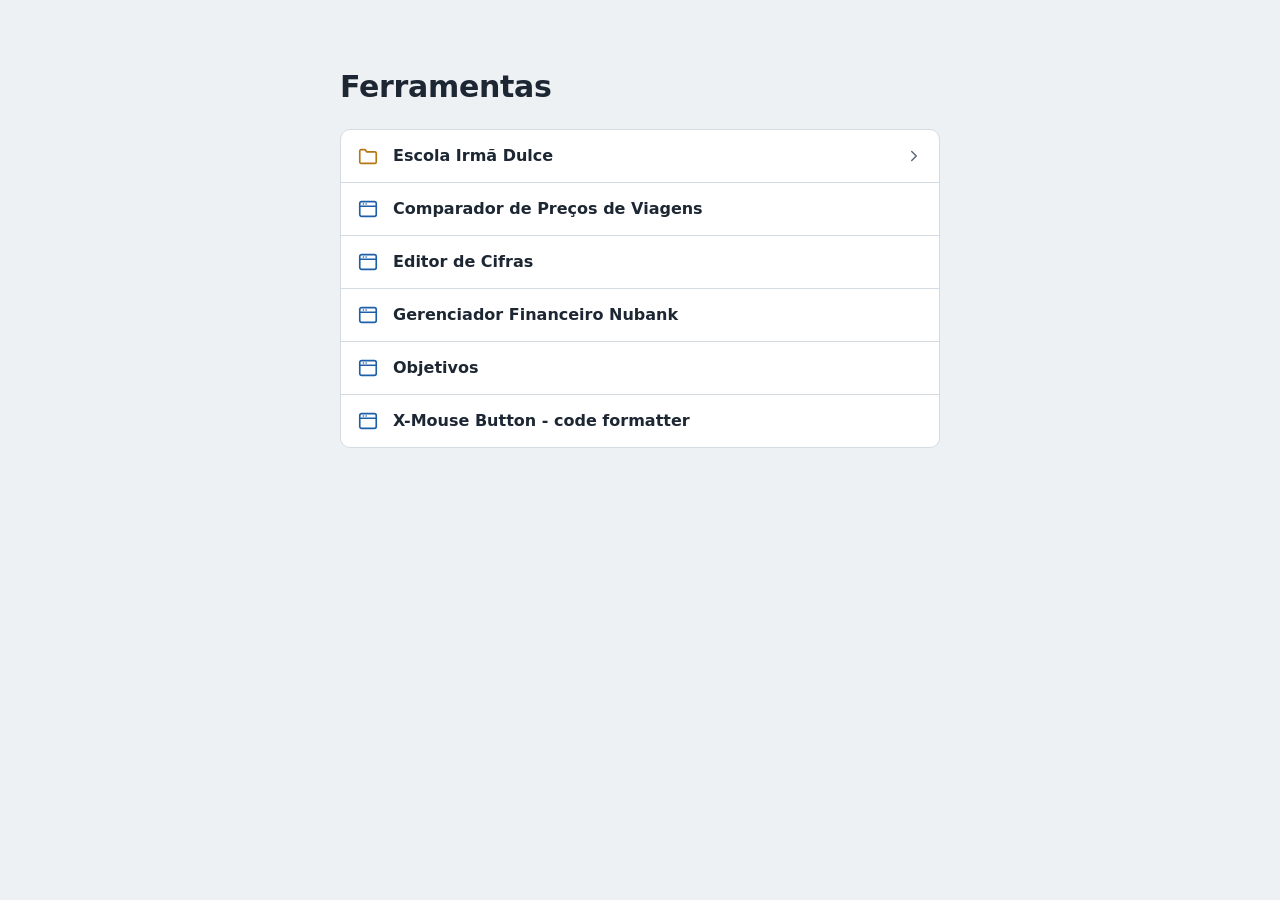
<file: index.html>
<!DOCTYPE html>
<html lang="pt-BR">
<head>
<meta charset="utf-8">
<meta name="viewport" content="width=device-width, initial-scale=1">
<title>Ferramentas</title>
<style>
  :root {
    --bg: #eef1f4;
    --superficie: #ffffff;
    --tinta: #1d2733;
    --tinta-suave: #5b6876;
    --linha: #d5dbe2;
    --destaque: #1f5fa8;
    --pasta: #b57614;
    --foco: #1f5fa8;
  }
  @media (prefers-color-scheme: dark) {
    :root {
      --bg: #151a20;
      --superficie: #1e252d;
      --tinta: #e6ebf0;
      --tinta-suave: #9aa7b5;
      --linha: #313b46;
      --destaque: #6aa7ea;
      --pasta: #e0a850;
      --foco: #6aa7ea;
    }
  }
  * { box-sizing: border-box; }
  html, body { margin: 0; }
  body {
    background: var(--bg);
    color: var(--tinta);
    font: 16px/1.5 system-ui, -apple-system, "Segoe UI", Roboto, sans-serif;
  }
  main { max-width: 640px; margin: 0 auto; padding: 40px 20px 64px; }

  #trilha { font-size: 14px; color: var(--tinta-suave); min-height: 21px; }
  #trilha ol { list-style: none; margin: 0; padding: 0; display: flex; flex-wrap: wrap; gap: 4px 8px; }
  #trilha li + li::before { content: "/"; margin-right: 8px; color: var(--linha); }
  #trilha a { color: var(--destaque); text-decoration: none; }
  #trilha a:hover { text-decoration: underline; }
  #trilha [aria-current] { color: var(--tinta); }

  h1 { font-size: 30px; line-height: 1.2; margin: 8px 0 24px; letter-spacing: -0.01em; }

  #lista { list-style: none; margin: 0; padding: 0; background: var(--superficie); border: 1px solid var(--linha); border-radius: 10px; overflow: hidden; }
  #lista li + li { border-top: 1px solid var(--linha); }
  #lista a {
    display: flex; align-items: center; gap: 14px;
    padding: 14px 16px; color: inherit; text-decoration: none;
  }
  #lista a:hover { background: color-mix(in srgb, var(--destaque) 8%, transparent); }
  #lista svg { flex: none; width: 22px; height: 22px; }
  .pasta svg:first-child { color: var(--pasta); }
  .ferramenta svg:first-child { color: var(--destaque); }
  .texto { flex: 1; min-width: 0; }
  .nome { font-weight: 600; }
  .descricao { display: block; font-size: 14px; color: var(--tinta-suave); }
  .seta { color: var(--tinta-suave); width: 18px !important; height: 18px !important; }

  .vazio { padding: 28px 16px; text-align: center; color: var(--tinta-suave); }

  a:focus-visible { outline: 3px solid var(--foco); outline-offset: -3px; }
</style>
</head>
<body>
<main>
  <nav id="trilha" aria-label="Caminho"></nav>
  <h1 id="titulo"></h1>
  <ul id="lista"></ul>
</main>

<script>
/*
  ============================================================
  EDITE AQUI
  ------------------------------------------------------------
  Ferramenta:  { nome: "Nome", href: "pasta/index.html" }
  Diretório:   { nome: "Nome", itens: [ ...mais itens... ] }
  Opcional em qualquer item: descricao: "texto curto"

  Os caminhos em href são relativos a este arquivo (sem "/" no
  começo), assim funcionam também em github.io/nome-do-repo/.
  Diretórios podem ter diretórios dentro, em qualquer nível.
  ============================================================
*/
const MENU = [
  {
    nome: "Escola Irmã Dulce",
    itens: [
      { nome: "Formatar ATA para Historico", href: "escola-irma-dulce/ata-historico/index.html" },
      { nome: "Listar Materias EJA", href: "escola-irma-dulce/materias-eja/index.html" },
      { nome: "Unificar ATA 1º e 2º ano", href: "escola-irma-dulce/unificar-ata/index.html" },
    ]
  },
  { nome: "Comparador de Preços de Viagens", href: "custo-viagem/index.html" },
  { nome: "Editor de Cifras", href: "editor-cifra/index.html" },
  { nome: "Gerenciador Financeiro Nubank", href: "financas-nubank/index.html" },
  { nome: "Objetivos", href: "objetivos/index.html" },
  { nome: "X-Mouse Button - code formatter", href: "xmouse-formatter/index.html" },
];

/* ---------------- código da listagem ---------------- */

const TITULO_RAIZ = "Ferramentas";

const slug = (txt) => txt
  .normalize("NFD").replace(/[\u0300-\u036f]/g, "")
  .toLowerCase().replace(/[^a-z0-9]+/g, "-").replace(/^-+|-+$/g, "");

const ehDiretorio = (item) => Array.isArray(item.itens);

const ICONES = {
  pasta: '<svg viewBox="0 0 24 24" fill="none" stroke="currentColor" stroke-width="1.8" stroke-linejoin="round" aria-hidden="true"><path d="M3 6.5A1.5 1.5 0 0 1 4.5 5h4.2l2 2.5h8.8A1.5 1.5 0 0 1 21 9v9.5a1.5 1.5 0 0 1-1.5 1.5h-15A1.5 1.5 0 0 1 3 18.5z"/></svg>',
  ferramenta: '<svg viewBox="0 0 24 24" fill="none" stroke="currentColor" stroke-width="1.8" stroke-linecap="round" stroke-linejoin="round" aria-hidden="true"><rect x="3" y="4" width="18" height="16" rx="2"/><path d="M3 9h18"/><path d="M7 6.5h.01M10 6.5h.01"/></svg>',
  seta: '<svg class="seta" viewBox="0 0 24 24" fill="none" stroke="currentColor" stroke-width="2" stroke-linecap="round" stroke-linejoin="round" aria-hidden="true"><path d="M9 6l6 6-6 6"/></svg>'
};

/* Lê o hash (#/escola-irma-dulce/...) e desce na árvore. */
function resolverCaminho() {
  const partes = location.hash.replace(/^#\/?/, "").split("/").filter(Boolean);
  const trilha = [];
  let itens = MENU;
  let prefixo = "";

  for (const parte of partes) {
    const achado = itens.find((i) => ehDiretorio(i) && slug(i.nome) === parte);
    if (!achado) break;
    prefixo += "/" + parte;
    trilha.push({ nome: achado.nome, hash: "#" + prefixo });
    itens = achado.itens;
  }
  return { trilha, itens, prefixo };
}

function desenhar() {
  const { trilha, itens, prefixo } = resolverCaminho();

  /* trilha de navegação */
  const nav = document.getElementById("trilha");
  nav.replaceChildren();
  if (trilha.length) {
    const ol = document.createElement("ol");
    const todos = [{ nome: TITULO_RAIZ, hash: "#/" }, ...trilha];
    todos.forEach((passo, i) => {
      const li = document.createElement("li");
      if (i === todos.length - 1) {
        li.textContent = passo.nome;
        li.setAttribute("aria-current", "page");
      } else {
        const a = document.createElement("a");
        a.href = passo.hash;
        a.textContent = passo.nome;
        li.appendChild(a);
      }
      ol.appendChild(li);
    });
    nav.appendChild(ol);
  }

  /* título */
  const titulo = trilha.length ? trilha[trilha.length - 1].nome : TITULO_RAIZ;
  document.getElementById("titulo").textContent = titulo;
  document.title = trilha.length ? titulo + " · " + TITULO_RAIZ : TITULO_RAIZ;

  /* itens */
  const lista = document.getElementById("lista");
  lista.replaceChildren();

  if (!itens.length) {
    const li = document.createElement("li");
    li.className = "vazio";
    li.textContent = "Este diretório ainda não tem ferramentas.";
    lista.appendChild(li);
    return;
  }

  for (const item of itens) {
    const dir = ehDiretorio(item);
    const li = document.createElement("li");
    const a = document.createElement("a");
    a.className = dir ? "pasta" : "ferramenta";
    a.href = dir ? "#" + prefixo + "/" + slug(item.nome) : item.href;

    const texto = document.createElement("span");
    texto.className = "texto";
    const nome = document.createElement("span");
    nome.className = "nome";
    nome.textContent = item.nome;
    texto.appendChild(nome);
    if (item.descricao) {
      const d = document.createElement("span");
      d.className = "descricao";
      d.textContent = item.descricao;
      texto.appendChild(d);
    }

    a.insertAdjacentHTML("afterbegin", dir ? ICONES.pasta : ICONES.ferramenta);
    a.appendChild(texto);
    if (dir) a.insertAdjacentHTML("beforeend", ICONES.seta);

    li.appendChild(a);
    lista.appendChild(li);
  }
}

window.addEventListener("hashchange", () => { desenhar(); window.scrollTo(0, 0); });
desenhar();
</script>
</body>
</html>
</file>
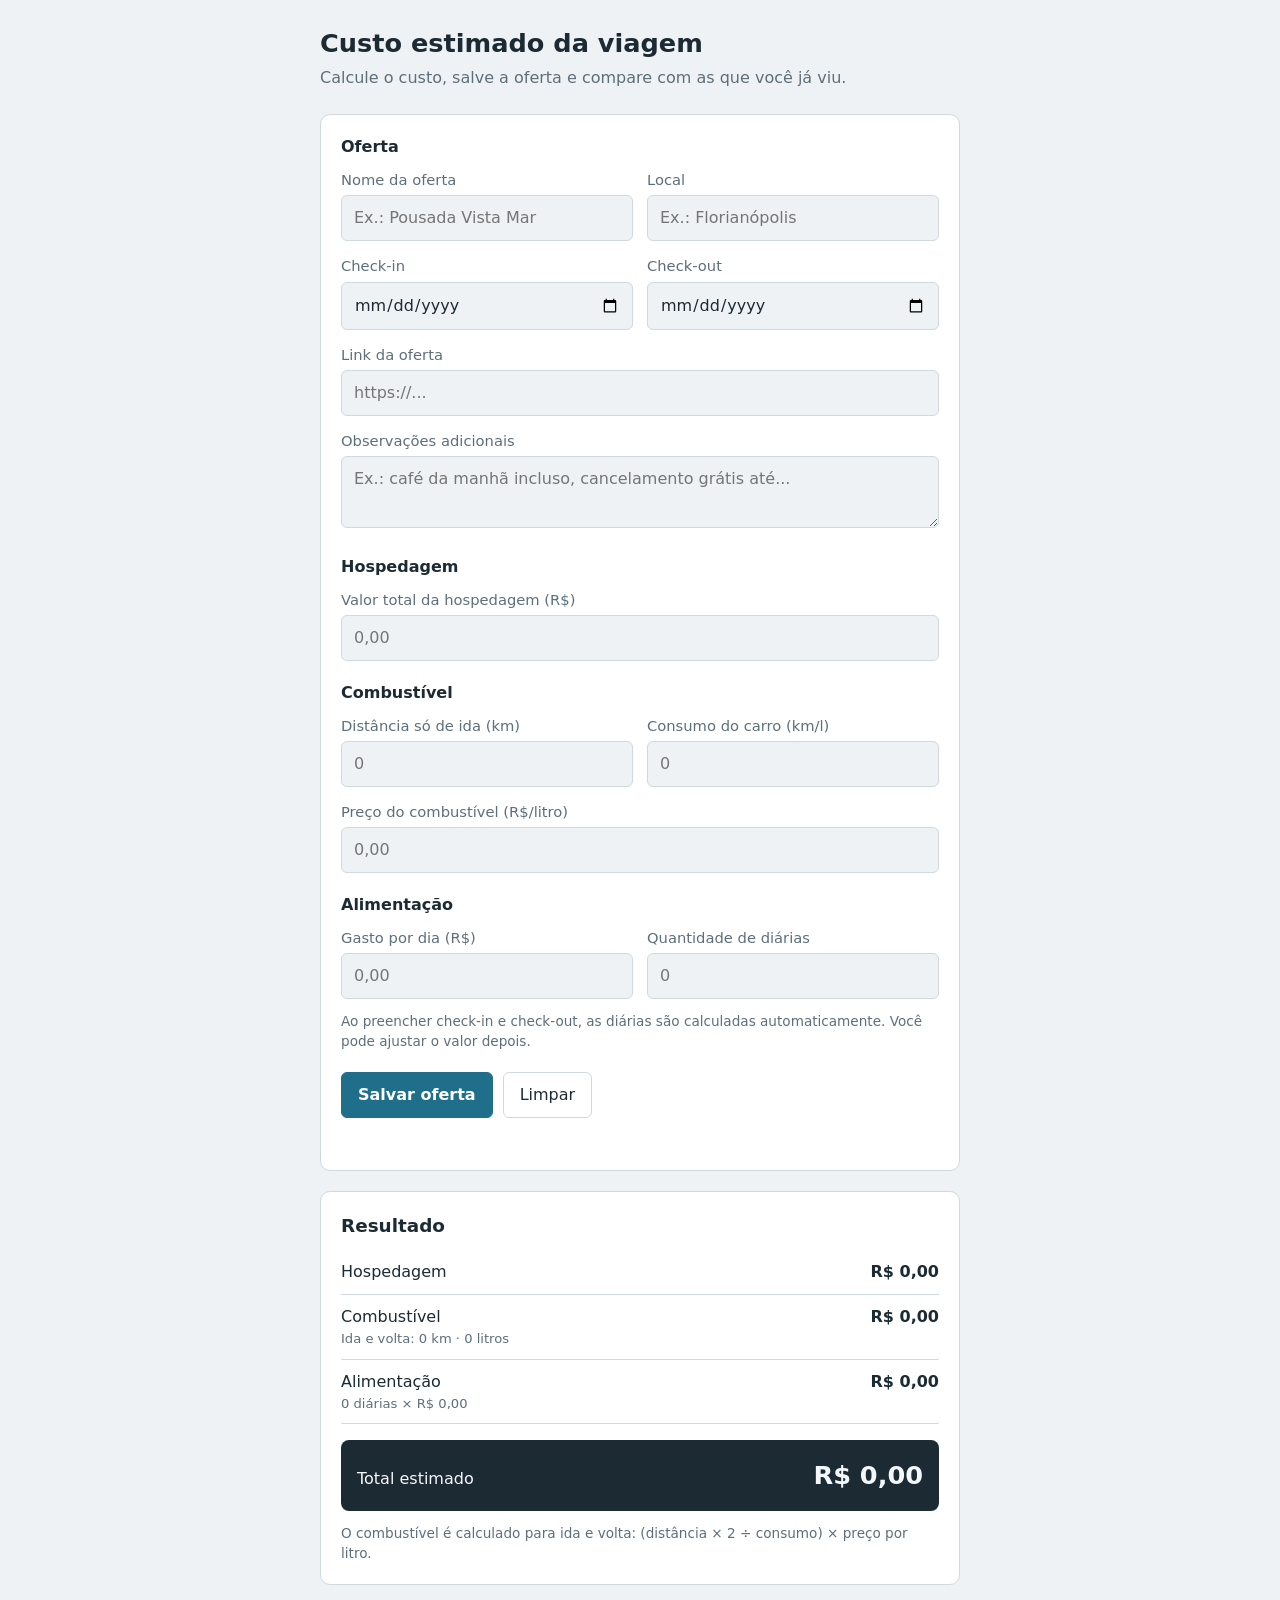
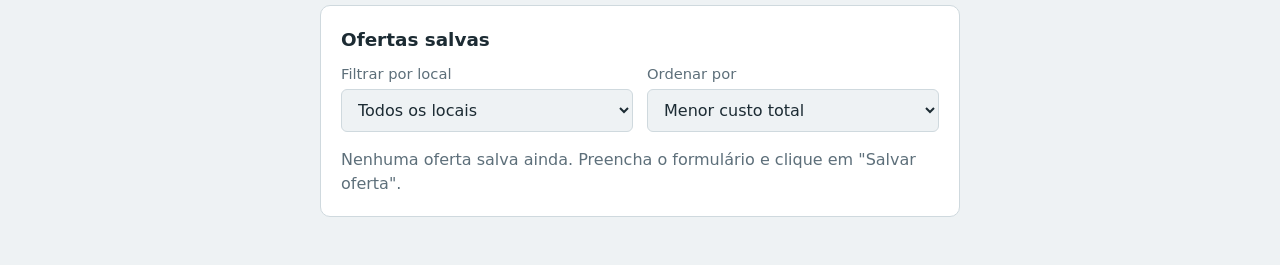
<file: custo-viagem/index.html>
<!DOCTYPE html>
<html lang="pt-BR">
<head>
<meta charset="UTF-8">
<meta name="viewport" content="width=device-width, initial-scale=1">
<title>Custo estimado da viagem</title>
<style>
  :root {
    --bg: #eef2f4;
    --surface: #ffffff;
    --ink: #1c2b33;
    --muted: #5d6f7a;
    --line: #cfd9de;
    --accent: #1f6f8b;
    --accent-ink: #ffffff;
    --total-bg: #1c2b33;
    --total-ink: #f3f7f9;
    --focus: #e0a526;
    --good: #1d7a4a;
    --good-bg: #dff2e8;
    --danger: #b3382c;
  }
  @media (prefers-color-scheme: dark) {
    :root {
      --bg: #12191d;
      --surface: #1b262c;
      --ink: #e8eff2;
      --muted: #98aab4;
      --line: #2e3d45;
      --accent: #5bb4d1;
      --accent-ink: #0c1317;
      --total-bg: #e8eff2;
      --total-ink: #12191d;
      --good: #6fd6a0;
      --good-bg: #1c3a2c;
      --danger: #f08a7e;
    }
  }
  * { box-sizing: border-box; }
  body {
    margin: 0;
    padding: 24px 16px 48px;
    background: var(--bg);
    color: var(--ink);
    font-family: "Trebuchet MS", "Segoe UI", system-ui, sans-serif;
    line-height: 1.5;
  }
  main { max-width: 640px; margin: 0 auto; }
  h1 { font-size: 1.6rem; margin: 0 0 4px; }
  h2 { font-size: 1.15rem; margin: 0 0 10px; }
  .sub { color: var(--muted); margin: 0 0 24px; }
  form, .result, .saved {
    background: var(--surface);
    border: 1px solid var(--line);
    border-radius: 10px;
    padding: 20px;
  }
  fieldset { border: 0; padding: 0; margin: 0 0 20px; }
  legend { font-weight: 700; margin-bottom: 10px; padding: 0; }
  .grid { display: grid; grid-template-columns: 1fr 1fr; gap: 14px; }
  .full { grid-column: 1 / -1; }
  label { display: block; font-size: .92rem; color: var(--muted); margin-bottom: 4px; }
  input, textarea, select {
    width: 100%;
    padding: 10px 12px;
    font: inherit;
    color: var(--ink);
    background: var(--bg);
    border: 1px solid var(--line);
    border-radius: 6px;
  }
  textarea { resize: vertical; min-height: 72px; }
  input:focus-visible, textarea:focus-visible, select:focus-visible, button:focus-visible, a:focus-visible {
    outline: 3px solid var(--focus);
    outline-offset: 1px;
  }
  .actions { display: flex; flex-wrap: wrap; gap: 10px; margin-top: 4px; }
  button {
    font: inherit;
    padding: 10px 16px;
    border-radius: 6px;
    border: 1px solid var(--line);
    background: transparent;
    color: var(--ink);
    cursor: pointer;
  }
  button.primary { background: var(--accent); border-color: var(--accent); color: var(--accent-ink); font-weight: 700; }
  button.small { padding: 6px 12px; font-size: .88rem; }
  button.danger { color: var(--danger); }
  .msg { margin: 12px 0 0; font-size: .92rem; min-height: 1.4em; }
  .msg.error { color: var(--danger); }
  .msg.ok { color: var(--good); }
  .editing-banner {
    display: none;
    margin-bottom: 16px;
    padding: 10px 12px;
    border-radius: 6px;
    background: var(--good-bg);
    color: var(--good);
    font-size: .92rem;
  }
  .editing-banner.on { display: block; }

  .result { margin-top: 20px; }
  dl { margin: 0; }
  .row { display: flex; justify-content: space-between; gap: 12px; padding: 10px 0; border-bottom: 1px solid var(--line); }
  .row dt small { display: block; color: var(--muted); font-size: .82rem; }
  .row dd { margin: 0; font-weight: 700; white-space: nowrap; font-variant-numeric: tabular-nums; }
  .total {
    margin-top: 16px;
    padding: 16px;
    border-radius: 8px;
    background: var(--total-bg);
    color: var(--total-ink);
    display: flex;
    justify-content: space-between;
    align-items: baseline;
    gap: 12px;
  }
  .total strong { font-size: 1.6rem; font-variant-numeric: tabular-nums; }
  .hint { color: var(--muted); font-size: .85rem; margin: 12px 0 0; }

  .saved { margin-top: 20px; }
  .filters { display: grid; grid-template-columns: 1fr 1fr; gap: 14px; margin-bottom: 16px; }
  .empty { color: var(--muted); margin: 0; }
  .offer { border: 1px solid var(--line); border-radius: 8px; padding: 14px; margin-top: 12px; }
  .offer.best { border-color: var(--good); }
  .offer-head { display: flex; justify-content: space-between; align-items: flex-start; gap: 12px; }
  .offer-head h3 { margin: 0; font-size: 1.02rem; }
  .offer-place { color: var(--muted); font-size: .9rem; }
  .offer-total { text-align: right; white-space: nowrap; }
  .offer-total strong { font-size: 1.2rem; font-variant-numeric: tabular-nums; }
  .offer-total small { display: block; color: var(--muted); font-size: .8rem; }
  .badge {
    display: inline-block;
    margin-top: 6px;
    padding: 2px 8px;
    border-radius: 99px;
    background: var(--good-bg);
    color: var(--good);
    font-size: .8rem;
    font-weight: 700;
  }
  .offer-meta { margin: 10px 0 0; font-size: .9rem; color: var(--muted); }
  .offer-meta span { display: inline-block; margin-right: 14px; }
  .offer-obs { margin: 8px 0 0; font-size: .9rem; white-space: pre-wrap; overflow-wrap: anywhere; }
  .offer-link { display: inline-block; margin-top: 8px; font-size: .9rem; color: var(--accent); overflow-wrap: anywhere; }
  .offer-actions { display: flex; gap: 8px; margin-top: 12px; }

  @media (max-width: 480px) {
    .grid, .filters { grid-template-columns: 1fr; }
    .offer-head { flex-direction: column; }
    .offer-total { text-align: left; }
  }
  @media (prefers-reduced-motion: no-preference) {
    button { transition: background-color .15s; }
  }
</style>
</head>
<body>
<main>
  <h1>Custo estimado da viagem</h1>
  <p class="sub">Calcule o custo, salve a oferta e compare com as que você já viu.</p>

  <form id="form" novalidate>
    <div class="editing-banner" id="banner">Você está editando uma oferta salva. Ao salvar, ela será atualizada.</div>

    <fieldset>
      <legend>Oferta</legend>
      <div class="grid">
        <div>
          <label for="nome">Nome da oferta</label>
          <input id="nome" type="text" maxlength="120" placeholder="Ex.: Pousada Vista Mar">
        </div>
        <div>
          <label for="local">Local</label>
          <input id="local" type="text" maxlength="120" placeholder="Ex.: Florianópolis">
        </div>
        <div>
          <label for="checkin">Check-in</label>
          <input id="checkin" type="date">
        </div>
        <div>
          <label for="checkout">Check-out</label>
          <input id="checkout" type="date">
        </div>
        <div class="full">
          <label for="link">Link da oferta</label>
          <input id="link" type="url" maxlength="2000" placeholder="https://...">
        </div>
        <div class="full">
          <label for="obs">Observações adicionais</label>
          <textarea id="obs" maxlength="1000" placeholder="Ex.: café da manhã incluso, cancelamento grátis até..."></textarea>
        </div>
      </div>
    </fieldset>

    <fieldset>
      <legend>Hospedagem</legend>
      <div class="grid">
        <div class="full">
          <label for="hospedagem">Valor total da hospedagem (R$)</label>
          <input id="hospedagem" type="number" min="0" step="0.01" inputmode="decimal" placeholder="0,00">
        </div>
      </div>
    </fieldset>

    <fieldset>
      <legend>Combustível</legend>
      <div class="grid">
        <div>
          <label for="distancia">Distância só de ida (km)</label>
          <input id="distancia" type="number" min="0" step="any" inputmode="decimal" placeholder="0">
        </div>
        <div>
          <label for="consumo">Consumo do carro (km/l)</label>
          <input id="consumo" type="number" min="0" step="any" inputmode="decimal" placeholder="0">
        </div>
        <div class="full">
          <label for="preco">Preço do combustível (R$/litro)</label>
          <input id="preco" type="number" min="0" step="0.01" inputmode="decimal" placeholder="0,00">
        </div>
      </div>
    </fieldset>

    <fieldset>
      <legend>Alimentação</legend>
      <div class="grid">
        <div>
          <label for="alimentacao">Gasto por dia (R$)</label>
          <input id="alimentacao" type="number" min="0" step="0.01" inputmode="decimal" placeholder="0,00">
        </div>
        <div>
          <label for="diarias">Quantidade de diárias</label>
          <input id="diarias" type="number" min="0" step="1" inputmode="numeric" placeholder="0">
        </div>
      </div>
      <p class="hint">Ao preencher check-in e check-out, as diárias são calculadas automaticamente. Você pode ajustar o valor depois.</p>
    </fieldset>

    <div class="actions">
      <button type="submit" class="primary" id="btn-salvar">Salvar oferta</button>
      <button type="reset" id="btn-limpar">Limpar</button>
    </div>
    <p class="msg" id="msg" role="status"></p>
  </form>

  <section class="result" aria-live="polite">
    <h2>Resultado</h2>
    <dl>
      <div class="row">
        <dt>Hospedagem</dt>
        <dd id="r-hospedagem">R$ 0,00</dd>
      </div>
      <div class="row">
        <dt>Combustível <small id="r-detalhe-comb">Ida e volta: 0 km · 0 litros</small></dt>
        <dd id="r-combustivel">R$ 0,00</dd>
      </div>
      <div class="row">
        <dt>Alimentação <small id="r-detalhe-alim">0 diárias</small></dt>
        <dd id="r-alimentacao">R$ 0,00</dd>
      </div>
    </dl>
    <div class="total">
      <span>Total estimado</span>
      <strong id="r-total">R$ 0,00</strong>
    </div>
    <p class="hint">O combustível é calculado para ida e volta: (distância × 2 ÷ consumo) × preço por litro.</p>
  </section>

  <section class="saved" aria-labelledby="saved-title">
    <h2 id="saved-title">Ofertas salvas</h2>
    <div class="filters">
      <div>
        <label for="f-local">Filtrar por local</label>
        <select id="f-local"><option value="">Todos os locais</option></select>
      </div>
      <div>
        <label for="f-ordem">Ordenar por</label>
        <select id="f-ordem">
          <option value="total-asc">Menor custo total</option>
          <option value="total-desc">Maior custo total</option>
          <option value="diaria-asc">Menor custo por diária</option>
          <option value="checkin-asc">Check-in mais próximo</option>
          <option value="recente">Salvas recentemente</option>
        </select>
      </div>
    </div>
    <div id="lista"></div>
  </section>
</main>

<script>
  const STORAGE_KEY = 'ofertas-viagem-v1';
  const $ = id => document.getElementById(id);
  const brl = new Intl.NumberFormat('pt-BR', { style: 'currency', currency: 'BRL' });
  const num = new Intl.NumberFormat('pt-BR', { maximumFractionDigits: 1 });
  const numField = id => Math.max(0, parseFloat($(id).value) || 0);

  let ofertas = [];
  let editingId = null;
  let storageOk = true;

  /* ---------- Armazenamento ---------- */
  function carregar() {
    try {
      const raw = localStorage.getItem(STORAGE_KEY);
      const data = raw ? JSON.parse(raw) : [];
      ofertas = Array.isArray(data) ? data : [];
    } catch (e) {
      ofertas = [];
      storageOk = false;
    }
  }

  function persistir() {
    try {
      localStorage.setItem(STORAGE_KEY, JSON.stringify(ofertas));
      return true;
    } catch (e) {
      storageOk = false;
      return false;
    }
  }

  /* ---------- Cálculo ---------- */
  function calcular(d) {
    const kmTotal = d.distancia * 2;
    const litros = d.consumo > 0 ? kmTotal / d.consumo : 0;
    const combustivel = litros * d.preco;
    const alimentacao = d.alimentacaoDia * d.diarias;
    const total = d.hospedagem + combustivel + alimentacao;
    return { kmTotal, litros, combustivel, alimentacao, total };
  }

  function lerFormulario() {
    return {
      nome: $('nome').value.trim(),
      local: $('local').value.trim(),
      checkin: $('checkin').value,
      checkout: $('checkout').value,
      link: $('link').value.trim(),
      obs: $('obs').value.trim(),
      hospedagem: numField('hospedagem'),
      distancia: numField('distancia'),
      consumo: numField('consumo'),
      preco: numField('preco'),
      alimentacaoDia: numField('alimentacao'),
      diarias: Math.floor(numField('diarias'))
    };
  }

  function atualizarResultado() {
    const d = lerFormulario();
    const r = calcular(d);
    $('r-hospedagem').textContent = brl.format(d.hospedagem);
    $('r-combustivel').textContent = brl.format(r.combustivel);
    $('r-alimentacao').textContent = brl.format(r.alimentacao);
    $('r-total').textContent = brl.format(r.total);
    $('r-detalhe-comb').textContent = `Ida e volta: ${num.format(r.kmTotal)} km · ${num.format(r.litros)} litros`;
    $('r-detalhe-alim').textContent = `${d.diarias} ${d.diarias === 1 ? 'diária' : 'diárias'} × ${brl.format(d.alimentacaoDia)}`;
  }

  /* ---------- Datas ---------- */
  function noites(checkin, checkout) {
    if (!checkin || !checkout) return null;
    const a = new Date(checkin + 'T00:00:00Z');
    const b = new Date(checkout + 'T00:00:00Z');
    const diff = Math.round((b - a) / 86400000);
    return diff > 0 ? diff : null;
  }

  function formatarData(iso) {
    if (!iso) return '';
    const [y, m, d] = iso.split('-');
    return `${d}/${m}/${y}`;
  }

  function sincronizarDiarias() {
    const n = noites($('checkin').value, $('checkout').value);
    if (n !== null) $('diarias').value = n;
  }

  /* ---------- Mensagens ---------- */
  let msgTimer;
  function mensagem(texto, tipo) {
    const el = $('msg');
    el.textContent = texto;
    el.className = 'msg ' + (tipo || '');
    clearTimeout(msgTimer);
    if (tipo === 'ok') msgTimer = setTimeout(() => { el.textContent = ''; el.className = 'msg'; }, 4000);
  }

  /* ---------- Salvar / editar / excluir ---------- */
  function linkSeguro(url) {
    try {
      const u = new URL(url);
      return (u.protocol === 'http:' || u.protocol === 'https:') ? u.href : null;
    } catch (e) {
      return null;
    }
  }

  function salvar() {
    const d = lerFormulario();

    if (!d.nome) { mensagem('Informe o nome da oferta para salvar.', 'error'); $('nome').focus(); return; }
    if (d.checkin && d.checkout && d.checkout <= d.checkin) {
      mensagem('O check-out precisa ser depois do check-in.', 'error');
      $('checkout').focus();
      return;
    }
    if (d.link && !linkSeguro(d.link)) {
      mensagem('O link precisa começar com http:// ou https://.', 'error');
      $('link').focus();
      return;
    }

    const agora = Date.now();
    if (editingId) {
      const i = ofertas.findIndex(o => o.id === editingId);
      if (i >= 0) ofertas[i] = Object.assign({}, ofertas[i], d, { atualizadoEm: agora });
      else ofertas.push(Object.assign({ id: editingId, criadoEm: agora }, d));
    } else {
      ofertas.push(Object.assign({ id: 'o' + agora + Math.random().toString(36).slice(2, 6), criadoEm: agora }, d));
    }

    if (!persistir()) {
      mensagem('Não foi possível salvar no navegador (armazenamento indisponível ou cheio).', 'error');
      return;
    }

    const atualizou = !!editingId;
    sairDoModoEdicao();
    $('form').reset();
    atualizarResultado();
    renderizar();
    mensagem(atualizou ? 'Oferta atualizada.' : 'Oferta salva.', 'ok');
  }

  function editar(id) {
    const o = ofertas.find(x => x.id === id);
    if (!o) return;
    $('nome').value = o.nome || '';
    $('local').value = o.local || '';
    $('checkin').value = o.checkin || '';
    $('checkout').value = o.checkout || '';
    $('link').value = o.link || '';
    $('obs').value = o.obs || '';
    $('hospedagem').value = o.hospedagem || '';
    $('distancia').value = o.distancia || '';
    $('consumo').value = o.consumo || '';
    $('preco').value = o.preco || '';
    $('alimentacao').value = o.alimentacaoDia || '';
    $('diarias').value = o.diarias || '';
    editingId = id;
    $('banner').classList.add('on');
    $('btn-salvar').textContent = 'Atualizar oferta';
    $('btn-limpar').textContent = 'Cancelar edição';
    atualizarResultado();
    mensagem('', '');
    window.scrollTo({ top: 0, behavior: 'smooth' });
    $('nome').focus({ preventScroll: true });
  }

  function sairDoModoEdicao() {
    editingId = null;
    $('banner').classList.remove('on');
    $('btn-salvar').textContent = 'Salvar oferta';
    $('btn-limpar').textContent = 'Limpar';
  }

  function excluir(id) {
    const o = ofertas.find(x => x.id === id);
    if (!o) return;
    if (!confirm(`Excluir a oferta "${o.nome}"?`)) return;
    ofertas = ofertas.filter(x => x.id !== id);
    persistir();
    if (editingId === id) { sairDoModoEdicao(); $('form').reset(); atualizarResultado(); }
    renderizar();
  }

  /* ---------- Lista ---------- */
  function el(tag, cls, text) {
    const e = document.createElement(tag);
    if (cls) e.className = cls;
    if (text !== undefined) e.textContent = text;
    return e;
  }

  const chaveLocal = s => (s || '').trim().toLowerCase();

  function atualizarFiltroLocal() {
    const select = $('f-local');
    const atual = select.value;
    const mapa = new Map();
    ofertas.forEach(o => {
      const k = chaveLocal(o.local);
      if (k && !mapa.has(k)) mapa.set(k, o.local.trim());
    });
    select.textContent = '';
    const todos = el('option', '', 'Todos os locais');
    todos.value = '';
    select.appendChild(todos);
    [...mapa.entries()]
      .sort((a, b) => a[1].localeCompare(b[1], 'pt-BR'))
      .forEach(([k, nome]) => {
        const op = el('option', '', nome);
        op.value = k;
        select.appendChild(op);
      });
    select.value = mapa.has(atual) ? atual : '';
  }

  function renderizar() {
    atualizarFiltroLocal();
    const lista = $('lista');
    lista.textContent = '';

    if (!ofertas.length) {
      lista.appendChild(el('p', 'empty', 'Nenhuma oferta salva ainda. Preencha o formulário e clique em "Salvar oferta".'));
      return;
    }

    // Menor total por local (considerando todas as ofertas do local)
    const menorPorLocal = new Map();
    const contagemPorLocal = new Map();
    const enriquecidas = ofertas.map(o => {
      const r = calcular({
        hospedagem: o.hospedagem || 0, distancia: o.distancia || 0, consumo: o.consumo || 0,
        preco: o.preco || 0, alimentacaoDia: o.alimentacaoDia || 0, diarias: o.diarias || 0
      });
      const k = chaveLocal(o.local);
      if (k) {
        contagemPorLocal.set(k, (contagemPorLocal.get(k) || 0) + 1);
        if (!menorPorLocal.has(k) || r.total < menorPorLocal.get(k)) menorPorLocal.set(k, r.total);
      }
      return { o, r, porDiaria: o.diarias > 0 ? r.total / o.diarias : null };
    });

    const filtro = $('f-local').value;
    let itens = enriquecidas.filter(x => !filtro || chaveLocal(x.o.local) === filtro);

    const ordem = $('f-ordem').value;
    const cmp = {
      'total-asc': (a, b) => a.r.total - b.r.total,
      'total-desc': (a, b) => b.r.total - a.r.total,
      'diaria-asc': (a, b) => (a.porDiaria ?? Infinity) - (b.porDiaria ?? Infinity),
      'checkin-asc': (a, b) => (a.o.checkin || '9999').localeCompare(b.o.checkin || '9999'),
      'recente': (a, b) => b.o.criadoEm - a.o.criadoEm
    }[ordem];
    itens.sort(cmp);

    itens.forEach(({ o, r, porDiaria }) => {
      const k = chaveLocal(o.local);
      const melhor = k && contagemPorLocal.get(k) > 1 && r.total === menorPorLocal.get(k);

      const card = el('article', 'offer' + (melhor ? ' best' : ''));

      const head = el('div', 'offer-head');
      const esq = el('div');
      esq.appendChild(el('h3', '', o.nome));
      if (o.local) esq.appendChild(el('div', 'offer-place', o.local));
      if (melhor) esq.appendChild(el('span', 'badge', `Mais barata em ${o.local}`));
      const dir = el('div', 'offer-total');
      dir.appendChild(el('strong', '', brl.format(r.total)));
      if (porDiaria !== null) dir.appendChild(el('small', '', `${brl.format(porDiaria)} por diária`));
      head.append(esq, dir);
      card.appendChild(head);

      const meta = el('div', 'offer-meta');
      if (o.checkin || o.checkout) {
        const n = noites(o.checkin, o.checkout);
        const periodo = `${formatarData(o.checkin) || '?'} a ${formatarData(o.checkout) || '?'}` +
          (n ? ` (${n} ${n === 1 ? 'noite' : 'noites'})` : '');
        meta.appendChild(el('span', '', periodo));
      }
      meta.appendChild(el('span', '', `Hospedagem ${brl.format(o.hospedagem || 0)}`));
      meta.appendChild(el('span', '', `Combustível ${brl.format(r.combustivel)}`));
      meta.appendChild(el('span', '', `Alimentação ${brl.format(r.alimentacao)}`));
      card.appendChild(meta);

      if (o.obs) card.appendChild(el('p', 'offer-obs', o.obs));

      const href = o.link ? linkSeguro(o.link) : null;
      if (href) {
        const a = el('a', 'offer-link', 'Abrir página da oferta');
        a.href = href;
        a.target = '_blank';
        a.rel = 'noopener noreferrer';
        card.appendChild(a);
      }

      const acoes = el('div', 'offer-actions');
      const bEd = el('button', 'small', 'Editar');
      bEd.type = 'button';
      bEd.addEventListener('click', () => editar(o.id));
      const bEx = el('button', 'small danger', 'Excluir');
      bEx.type = 'button';
      bEx.addEventListener('click', () => excluir(o.id));
      acoes.append(bEd, bEx);
      card.appendChild(acoes);

      lista.appendChild(card);
    });

    if (!itens.length) lista.appendChild(el('p', 'empty', 'Nenhuma oferta para este local.'));
  }

  /* ---------- Eventos ---------- */
  $('form').addEventListener('input', atualizarResultado);
  $('checkin').addEventListener('change', () => { sincronizarDiarias(); atualizarResultado(); });
  $('checkout').addEventListener('change', () => { sincronizarDiarias(); atualizarResultado(); });
  $('form').addEventListener('submit', e => { e.preventDefault(); salvar(); });
  $('form').addEventListener('reset', () => {
    sairDoModoEdicao();
    mensagem('', '');
    setTimeout(atualizarResultado, 0);
  });
  $('f-local').addEventListener('change', renderizar);
  $('f-ordem').addEventListener('change', renderizar);

  carregar();
  atualizarResultado();
  renderizar();
  if (!storageOk) mensagem('O armazenamento do navegador não está disponível: as ofertas não serão guardadas.', 'error');
</script>
</body>
</html>
</file>
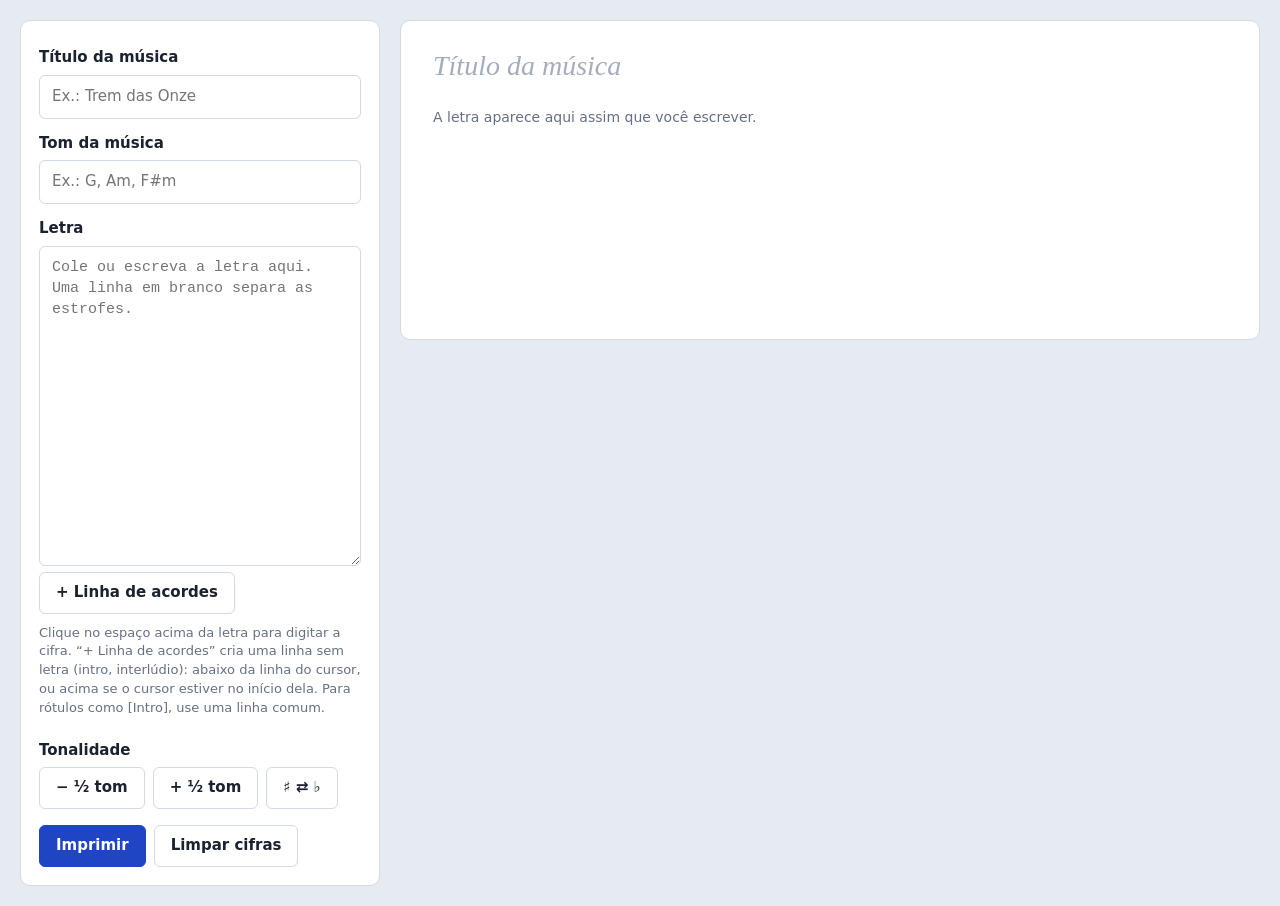
<file: editor-cifra/index.html>
<!DOCTYPE html>
<html lang="pt-BR">
<head>
<meta charset="UTF-8">
<meta name="viewport" content="width=device-width, initial-scale=1">
<title>Editor de cifras</title>
<style>
  :root {
    --bg: #e6ebf1;
    --panel: #ffffff;
    --ink: #1a2230;
    --muted: #667085;
    --line: #d3dae4;
    --chord: #1f45c4;
    --mono: "Courier New", ui-monospace, Menlo, Consolas, monospace;
  }
  * { box-sizing: border-box; }
  body {
    margin: 0; padding: 20px; min-height: 100vh;
    background: var(--bg); color: var(--ink);
    font: 15px/1.45 system-ui, -apple-system, "Segoe UI", sans-serif;
    display: grid; grid-template-columns: minmax(280px, 360px) 1fr; gap: 20px; align-items: start;
  }
  @media (max-width: 800px) { body { grid-template-columns: 1fr; } }

  .editor {
    background: var(--panel); border: 1px solid var(--line); border-radius: 10px;
    padding: 18px; display: flex; flex-direction: column; gap: 6px;
  }
  .editor label, .editor .lbl { font-weight: 600; margin-top: 8px; }
  .editor input, .editor textarea {
    width: 100%; padding: 10px 12px; border: 1px solid var(--line); border-radius: 6px;
    font: inherit; color: inherit; background: #fff;
  }
  .editor textarea { font-family: var(--mono); min-height: 320px; resize: vertical; line-height: 1.4; }
  .editor input:focus, .editor textarea:focus, button:focus-visible { outline: 2px solid var(--chord); outline-offset: 1px; }
  .hint { color: var(--muted); font-size: 13px; margin: 4px 0 8px; }
  .actions { display: flex; gap: 8px; flex-wrap: wrap; }
  .btn {
    font: inherit; font-weight: 600; padding: 9px 16px; border-radius: 6px; cursor: pointer;
    border: 1px solid var(--line); background: #fff; color: var(--ink);
  }
  .btn.primary { background: var(--chord); border-color: var(--chord); color: #fff; }

  .sheet-wrap {
    background: var(--panel); border: 1px solid var(--line); border-radius: 10px;
    padding: 28px 32px; min-height: 320px;
  }
  #sheetTitle { font: 700 28px/1.2 "Palatino Linotype", Palatino, Georgia, serif; margin: 0; }
  .head { margin-bottom: 24px; }
  #sheetKey { margin: 6px 0 0; font: 600 16px var(--mono); color: var(--chord); text-align: left; }
  #sheetTitle.ph { color: #a4adbb; font-weight: 400; font-style: italic; }
  #sheet { font-family: var(--mono); font-size: 16px; overflow-x: auto; padding-bottom: 6px; }
  .empty-msg { color: var(--muted); font-family: system-ui, sans-serif; font-size: 14px; }

  .row { width: max-content; min-width: 100%; }
  .chords { position: relative; height: 1.7em; cursor: pointer; border-radius: 3px; }
  .chords:hover { background: rgba(31, 69, 196, .06); }
  .chords::after {
    content: ""; position: absolute; top: 2px; bottom: 2px; left: var(--mx, 0); width: 1ch;
    background: var(--chord); opacity: 0; border-radius: 2px; pointer-events: none;
  }
  .chords:hover::after { opacity: .18; }
  .chords.only { background: rgba(31, 69, 196, .05); border-bottom: 1px dashed var(--line); margin-bottom: .3em; }
  .chord {
    position: absolute; top: 0; left: calc(var(--col) * 1ch);
    font-weight: 700; color: var(--chord); line-height: 1.7em; white-space: pre; cursor: pointer;
  }
  .chord:hover { text-decoration: underline; }
  .lyric { white-space: pre; line-height: 1.3; }
  .gap { height: 1.2em; }

  .pop {
    position: fixed; z-index: 50; background: #fff; border: 1px solid var(--line); border-radius: 10px;
    box-shadow: 0 8px 24px rgba(20, 30, 50, .22); padding: 8px; width: 330px; max-width: calc(100vw - 8px);
    display: flex; flex-direction: column; gap: 8px;
  }
  .pop[hidden], .pop [hidden] { display: none; }
  .pop .extra {
    width: 100%; padding: 9px 10px; border: 1px solid var(--line); border-radius: 6px;
    font: 15px var(--mono); color: var(--ink);
  }
  .pop .extra:focus { outline: 2px solid var(--chord); outline-offset: 0; }
  .pop button {
    font: 700 14px var(--mono); min-height: 30px; padding: 4px 9px;
    border: 1px solid var(--line); border-radius: 6px; background: #fff; color: var(--chord); cursor: pointer;
  }
  .pop button:hover { background: var(--chord); border-color: var(--chord); color: #fff; }
  .pop .remove { font: 600 14px system-ui, sans-serif; color: #b42318; }
  .pop .remove:hover { background: #b42318; border-color: #b42318; color: #fff; }
  .used {
    max-height: min(50vh, 360px); overflow-y: auto; display: flex; flex-direction: column; gap: 6px;
    border-top: 1px solid var(--line); padding-top: 8px;
  }
  .used-title { font: 600 13px system-ui, sans-serif; color: var(--muted); }
  .grp { display: flex; gap: 8px; align-items: flex-start; }
  .grp-name { flex: 0 0 34px; padding-top: 6px; font: 700 14px var(--mono); color: var(--muted); }
  .chips { display: flex; flex-wrap: wrap; gap: 4px; }

  @media print {
    @page { margin: 15mm; }
    body { display: block; padding: 0; background: #fff; }
    .editor, .pop, .empty-msg { display: none !important; }
    .sheet-wrap { border: 0; padding: 0; min-height: 0; }
    #sheetTitle.ph { display: none; }
    #sheet { font-size: 10.5pt; overflow: visible; }
    .chords { cursor: default; height: 1.7em; }
    .chords.empty { height: .5em; }
    .chords.only { background: none; border-bottom: 0; }
    .chords.only.empty { display: none; }
    .chords::after { display: none; }
    .chord, #sheetKey { color: #000; }
    .row { break-inside: avoid; }
  }
</style>
</head>
<body>

<section class="editor">
  <label for="title">Título da música</label>
  <input id="title" type="text" placeholder="Ex.: Trem das Onze">

  <label for="key">Tom da música</label>
  <input id="key" type="text" placeholder="Ex.: G, Am, F#m">

  <label for="lyrics">Letra</label>
  <textarea id="lyrics" placeholder="Cole ou escreva a letra aqui. Uma linha em branco separa as estrofes."></textarea>
  <div class="actions">
    <button class="btn" id="addLine" type="button" title="Insere uma linha só de acordes (introdução, interlúdio…)">+ Linha de acordes</button>
  </div>
  <p class="hint">Clique no espaço acima da letra para digitar a cifra. “+ Linha de acordes” cria uma linha sem letra (intro, interlúdio): abaixo da linha do cursor, ou acima se o cursor estiver no início dela. Para rótulos como [Intro], use uma linha comum.</p>

  <div class="lbl">Tonalidade</div>
  <div class="actions">
    <button class="btn" id="down" title="Descer meio tom">− ½ tom</button>
    <button class="btn" id="up" title="Subir meio tom">+ ½ tom</button>
    <button class="btn" id="swap" title="Trocar sustenidos por bemóis e vice-versa">♯ ⇄ ♭</button>
  </div>

  <div class="actions" style="margin-top:10px">
    <button class="btn primary" id="print">Imprimir</button>
    <button class="btn" id="clear">Limpar cifras</button>
  </div>
</section>

<main class="sheet-wrap">
  <header class="head">
    <h1 id="sheetTitle" class="ph">Título da música</h1>
    <p id="sheetKey" hidden></p>
  </header>
  <div id="sheet"></div>
</main>

<div id="pop1" class="pop" hidden></div>

<script>
(function () {
  const $ = s => document.querySelector(s);
  const titleIn = $('#title'), lyricsIn = $('#lyrics'), sheet = $('#sheet'), sheetTitle = $('#sheetTitle');
  const keyIn = $('#key'), sheetKey = $('#sheetKey');
  const pop1 = $('#pop1');
  const KEY = 'editor-cifras-v1';

  let chords = {};      // { indiceDaLinha: { coluna: 'C#' } }
  let pending = null;   // { line, col, letter }
  let CW = null;        // largura de um caractere
  let timer = null;
  let prevLines = [];

  /* ---------- utilitários de acordes ---------- */
  // Cada cifra é um texto livre digitado pelo usuário (ex.: 'Am7', 'C/E')
  const ONLY_COLS = 60;   // largura (em colunas) de uma linha só de acordes
  const SHARPS = ['C', 'C#', 'D', 'D#', 'E', 'F', 'F#', 'G', 'G#', 'A', 'A#', 'B'];
  const FLATS  = ['C', 'Db', 'D', 'Eb', 'E', 'F', 'Gb', 'G', 'Ab', 'A', 'Bb', 'B'];
  const BASE = { C: 0, D: 2, E: 4, F: 5, G: 7, A: 9, B: 11 };
  const noteIdx = (L, a) => (BASE[L] + (a === '#' ? 1 : a === 'b' ? -1 : 0) + 12) % 12;
  const split = n => [n[0], n.slice(1)];

  function chordText(c) { return c.root + c.acc + (c.minor ? 'm' : '') + c.extra; }

  // Subir usa sustenidos; descer usa bemóis
  function shiftNote(L, a, steps) {
    return split((steps > 0 ? SHARPS : FLATS)[(noteIdx(L, a) + steps + 12) % 12]);
  }
  // Sustenido <-> bemol (notas naturais ficam como estão)
  function swapNote(L, a) {
    const i = noteIdx(L, a);
    return split(a === '#' ? FLATS[i] : a === 'b' ? SHARPS[i] : L);
  }
  // Aplica f à raiz e também ao baixo de acordes com barra (ex.: C/E)
  function mapChord(text, f) {
    const m = text.match(/^([A-G])([#b]?)(.*)$/);
    if (!m) return text;
    const [root, acc] = f(m[1], m[2]);
    return root + acc + m[3].replace(/\/([A-G])([#b]?)$/, (x, L, a) => '/' + f(L, a).join(''));
  }
  // Converte formatos antigos (objetos) para texto
  function migrate(all) {
    Object.keys(all).forEach(l => Object.keys(all[l]).forEach(c => {
      const v = all[l][c];
      if (v && typeof v === 'object') all[l][c] = chordText(v);
      else if (typeof v === 'string') all[l][c] = cleanChord(v);
    }));
    return all;
  }
  // Limpa o que foi digitado: sem espaços, ♯/♭ viram #/b, e a letra inicial e a primeira letra após a barra ficam maiúsculas
  function cleanChord(t) {
    return t.replace(/\s+/g, '').replace(/♯/g, '#').replace(/♭/g, 'b')
      .replace(/^[a-g]/, c => c.toUpperCase())
      .replace(/\/([a-g])/g, (m, c) => '/' + c.toUpperCase());
  }
  // Acordes já usados, agrupados pela nota (C, D, E...) a partir de C; C, C#, Db, Cm, C7M, C/E ficam todos no grupo C
  function usedChords() {
    const set = new Set();
    Object.values(chords).forEach(m => Object.values(m).forEach(t => set.add(t)));
    const groups = {};
    set.forEach(t => {
      const key = /^[A-G]/.test(t) ? t[0] : 'Outros';
      (groups[key] = groups[key] || []).push(t);
    });
    // dentro do grupo: natural, sustenido, bemol; depois maior, menor, números (7M, 9...), outros, baixo (C/E)
    const parts = t => { const a = (t.slice(1).match(/^[#b]/) || [''])[0]; return [a, t.slice(1 + a.length)]; };
    const rank = r => !r ? 0 : /^m(?!aj)/.test(r) ? 1 : /^\d/.test(r) ? 2 : r[0] === '/' ? 4 : 3;
    const accRank = { '': 0, '#': 1, b: 2 };
    return Object.keys(groups).sort((a, b) => (BASE[a] ?? 99) - (BASE[b] ?? 99)).map(k => ({
      root: k,
      items: groups[k].sort((x, y) => {
        if (k === 'Outros') return x.localeCompare(y);
        const [ax, rx] = parts(x), [ay, ry] = parts(y);
        return accRank[ax] - accRank[ay] || rank(rx) - rank(ry) || x.localeCompare(y, 'pt', { numeric: true });
      })
    }));
  }
  // Ajusta as cifras quando linhas da letra são inseridas, apagadas ou editadas
  function remap(oldL, newL) {
    const max = Math.min(oldL.length, newL.length);
    let p = 0, q = 0;
    while (p < max && oldL[p] === newL[p]) p++;
    while (q < max - p && oldL[oldL.length - 1 - q] === newL[newL.length - 1 - q]) q++;
    const out = {};
    Object.keys(chords).forEach(k => {
      const i = +k;
      let j = null;
      if (i < p) j = i;
      else if (i >= oldL.length - q) j = i + newL.length - oldL.length;
      else if (i - p < newL.length - q - p) j = i;
      if (j !== null) out[j] = chords[k];
    });
    chords = out;
  }

  /* ---------- persistência ---------- */
  function save() {
    try { localStorage.setItem(KEY, JSON.stringify({ title: titleIn.value, key: keyIn.value, lyrics: lyricsIn.value, chords })); } catch (e) {}
  }
  try {
    const d = JSON.parse(localStorage.getItem(KEY) || 'null');
    if (d) { titleIn.value = d.title || ''; keyIn.value = d.key || ''; lyricsIn.value = d.lyrics || ''; chords = migrate(d.chords || {}); }
  } catch (e) {}

  /* ---------- renderização ---------- */
  function getLines() {
    return lyricsIn.value.replace(/\r/g, '').replace(/\t/g, '    ').split('\n');
  }

  function getCW() {
    if (CW) return CW;
    const s = document.createElement('span');
    s.textContent = '0'.repeat(20);
    s.style.cssText = 'position:absolute;visibility:hidden;white-space:pre';
    sheet.appendChild(s);
    CW = s.getBoundingClientRect().width / 20;
    s.remove();
    return CW;
  }

  function render() {
    CW = null;
    const t = titleIn.value.trim();
    sheetTitle.textContent = t || 'Título da música';
    sheetTitle.classList.toggle('ph', !t);
    const k = keyIn.value.trim();
    sheetKey.hidden = !k; sheetKey.textContent = 'Tom: ' + k;
    document.title = t ? t + ' – Cifra' : 'Editor de cifras';
    sheet.innerHTML = '';

    if (!lyricsIn.value.trim()) {
      sheet.innerHTML = '<div class="empty-msg">A letra aparece aqui assim que você escrever.</div>';
      return;
    }

    getLines().forEach((text, i) => {
      if (!text.trim()) {
        const g = document.createElement('div'); g.className = 'gap'; sheet.appendChild(g); return;
      }
      const row = document.createElement('div'); row.className = 'row';
      const cr = document.createElement('div'); cr.className = 'chords';
      const only = text.trim() === '~';   // linha só de acordes
      const len = only ? ONLY_COLS : text.length;
      cr.dataset.line = i; cr.dataset.len = len;
      cr.classList.toggle('only', only);
      if (only) cr.style.width = (len + 1) + 'ch';
      let any = false;
      const map = chords[i] || {};
      Object.keys(map).forEach(c => {
        if (+c > len) return;
        const sp = document.createElement('span');
        sp.className = 'chord'; sp.dataset.col = c; sp.style.setProperty('--col', c);
        sp.textContent = map[c];
        cr.appendChild(sp); any = true;
      });
      cr.classList.toggle('empty', !any);
      row.appendChild(cr);
      if (!only) {
        const lt = document.createElement('div'); lt.className = 'lyric'; lt.textContent = text;
        row.appendChild(lt);
      }
      sheet.appendChild(row);
    });
  }

  function colFromEvent(e, cr) {
    const chord = e.target.closest('.chord');
    if (chord) return +chord.dataset.col;
    const col = Math.floor((e.clientX - cr.getBoundingClientRect().left) / getCW());
    return Math.max(0, Math.min(col, +cr.dataset.len));
  }

  /* ---------- popup de cifra ---------- */
  const mk = (tag, cls, text) => {
    const n = document.createElement(tag);
    if (cls) n.className = cls;
    if (text) n.textContent = text;
    return n;
  };
  const btn = (text, onClick, cls) => {
    const b = mk('button', cls, text); b.type = 'button'; b.addEventListener('click', onClick); return b;
  };

  const input = mk('input', 'extra');
  input.type = 'text'; input.autocomplete = 'off'; input.spellcheck = false;
  input.placeholder = 'Digite a cifra: Am7, C/E, F#m7(b5)…';
  input.setAttribute('aria-label', 'Cifra');
  const removeBtn = btn('Remover cifra', () => removeChord(), 'remove');
  const usedBox = mk('div', 'used');
  pop1.append(input, removeBtn, usedBox);

  let dirty = false;   // o usuário já digitou algo: o popup não some ao tirar o mouse
  input.addEventListener('input', () => { dirty = true; });
  input.addEventListener('keydown', e => {
    if (e.key !== 'Enter') return;
    e.preventDefault();
    const t = cleanChord(input.value);
    if (t) setChord(t); else removeChord();   // campo vazio = limpa a cifra
  });

  function fillUsed() {
    usedBox.innerHTML = '';
    const groups = usedChords();
    if (!groups.length) return;
    usedBox.appendChild(mk('div', 'used-title', 'Acordes usados'));
    groups.forEach(g => {
      const row = mk('div', 'grp');
      const chips = mk('div', 'chips');
      g.items.forEach(t => chips.appendChild(btn(t, () => setChord(t))));
      row.append(mk('span', 'grp-name', g.root), chips);
      usedBox.appendChild(row);
    });
  }

  function place(pop, x, y) {
    pop.hidden = false;
    const w = pop.offsetWidth, h = pop.offsetHeight;
    pop.style.left = Math.max(4, Math.min(x - 14, innerWidth - w - 4)) + 'px';
    pop.style.top = Math.max(4, Math.min(y - 14, innerHeight - h - 4)) + 'px';
  }
  function hideAll() {
    pop1.hidden = true;
    clearTimeout(timer); timer = null;
  }

  function openChordPopup(x, y) {
    const cur = (chords[pending.line] || {})[pending.col] || '';
    input.value = cur; dirty = false;
    removeBtn.hidden = !cur;
    fillUsed();
    clearTimeout(timer); timer = null;
    place(pop1, x, y);
    input.focus({ preventScroll: true }); input.select();
  }

  function setChord(text) {
    const { line, col } = pending;
    (chords[line] = chords[line] || {})[col] = text;
    save(); render(); hideAll();
  }

  function removeChord() {
    const { line, col } = pending;
    if (chords[line]) { delete chords[line][col]; if (!Object.keys(chords[line]).length) delete chords[line]; }
    save(); render(); hideAll();
  }

  // Some depois de um breve intervalo quando o mouse sai do popup (exceto depois de digitar nele)
  document.addEventListener('mousemove', e => {
    if (pop1.hidden) return;
    const r = pop1.getBoundingClientRect();
    const inside = e.clientX >= r.left && e.clientX <= r.right && e.clientY >= r.top && e.clientY <= r.bottom;
    if (inside || dirty) { clearTimeout(timer); timer = null; }
    else if (!timer) timer = setTimeout(() => { timer = null; if (!dirty) hideAll(); }, 350);
  });
  document.addEventListener('mousedown', e => { if (!e.target.closest('.pop')) hideAll(); });
  document.addEventListener('keydown', e => { if (e.key === 'Escape') hideAll(); });

  /* ---------- interações na cifra ---------- */
  sheet.addEventListener('mousemove', e => {
    const cr = e.target.closest('.chords');
    if (cr) cr.style.setProperty('--mx', colFromEvent(e, cr) + 'ch');
  });
  sheet.addEventListener('click', e => {
    const cr = e.target.closest('.chords');
    if (!cr) return;
    pending = { line: +cr.dataset.line, col: colFromEvent(e, cr) };
    openChordPopup(e.clientX, e.clientY);
  });

  /* ---------- controles ---------- */
  titleIn.addEventListener('input', () => { render(); save(); });
  keyIn.addEventListener('input', () => { render(); save(); });

  // Aplica f a todas as cifras e ao tom (quando ele é uma nota simples, como G, Am ou F#m)
  function mapAll(f) {
    Object.keys(chords).forEach(l => Object.keys(chords[l]).forEach(c => { chords[l][c] = mapChord(chords[l][c], f); }));
    const m = keyIn.value.trim().match(/^([A-G])([#b]?)(m?)$/);
    if (m) keyIn.value = f(m[1], m[2]).join('') + m[3];
    save(); render();
  }
  $('#up').addEventListener('click', () => mapAll((L, a) => shiftNote(L, a, 1)));
  $('#down').addEventListener('click', () => mapAll((L, a) => shiftNote(L, a, -1)));
  $('#swap').addEventListener('click', () => mapAll(swapNote));
  function onLyrics() {
    const now = getLines();
    remap(prevLines, now); prevLines = now;
    render(); save();
  }
  lyricsIn.addEventListener('input', onLyrics);

  // Linha só de acordes = linha com apenas "~" na letra
  $('#addLine').addEventListener('click', () => {
    const v = lyricsIn.value;
    const pos = lyricsIn.selectionStart == null ? v.length : lyricsIn.selectionStart;
    const start = pos === 0 ? 0 : v.lastIndexOf('\n', pos - 1) + 1;
    let caret;
    if (pos === start) {   // cursor no início de uma linha: insere acima
      lyricsIn.value = v.slice(0, start) + '~' + (v.length > start ? '\n' : '') + v.slice(start);
      caret = start + 1;
    } else {               // senão: insere abaixo da linha atual
      let end = v.indexOf('\n', pos);
      if (end === -1) end = v.length;
      lyricsIn.value = v.slice(0, end) + '\n~' + v.slice(end);
      caret = end + 2;
    }
    lyricsIn.focus(); lyricsIn.setSelectionRange(caret, caret);
    onLyrics();
  });
  $('#print').addEventListener('click', () => { hideAll(); window.print(); });
  $('#clear').addEventListener('click', () => {
    if (Object.keys(chords).length && confirm('Remover todas as cifras desta música?')) {
      chords = {}; save(); render();
    }
  });

  prevLines = getLines();
  render();
})();
</script>
</body>
</html>
</file>
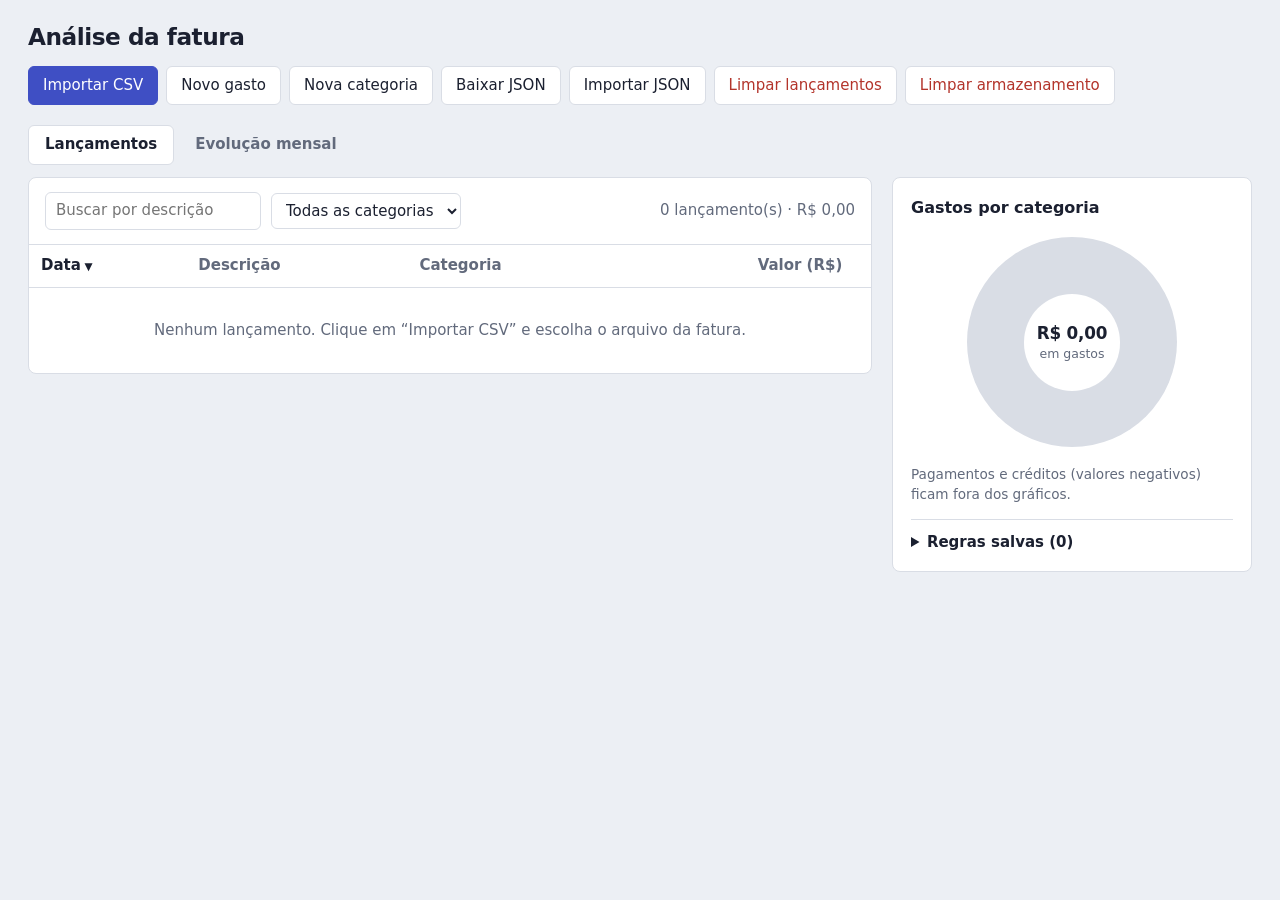
<file: financas-nubank/index.html>
<!DOCTYPE html>
<html lang="pt-BR">
<head>
<meta charset="utf-8">
<meta name="viewport" content="width=device-width, initial-scale=1">
<title>Análise da fatura</title>
<link rel="stylesheet" href="style.css">
</head>
<body>
<header class="topo">
  <h1>Análise da fatura</h1>
  <div class="acoes">
    <button id="btn-importar" class="btn primario">Importar CSV</button>
    <input type="file" id="arquivo" accept=".csv,text/csv" hidden>
    <button id="btn-adicionar" class="btn">Novo gasto</button>
    <button id="btn-categoria" class="btn">Nova categoria</button>
    <button id="btn-baixar-json" class="btn">Baixar JSON</button>
    <button id="btn-importar-json" class="btn">Importar JSON</button>
    <input type="file" id="arquivo-json" accept=".json,application/json" hidden>
    <button id="btn-limpar-lancamentos" class="btn perigo">Limpar lançamentos</button>
    <button id="btn-limpar" class="btn perigo">Limpar armazenamento</button>
  </div>
</header>

<nav class="abas" role="tablist" aria-label="Seções">
  <button class="aba" role="tab" id="tab-lancamentos" data-aba="lancamentos" aria-selected="true" aria-controls="aba-lancamentos">Lançamentos</button>
  <button class="aba" role="tab" id="tab-evolucao" data-aba="evolucao" aria-selected="false" aria-controls="aba-evolucao" tabindex="-1">Evolução mensal</button>
</nav>

<main id="aba-lancamentos" role="tabpanel" aria-labelledby="tab-lancamentos">
  <section class="lista" aria-label="Lançamentos">
    <div class="filtros">
      <input type="search" id="busca" placeholder="Buscar por descrição" aria-label="Buscar por descrição">
      <select id="filtro-categoria" aria-label="Filtrar por categoria"></select>
      <span id="contagem"></span>
    </div>
    <div class="tabela-wrap">
      <table>
        <thead>
          <tr>
            <th data-campo="data"><button class="ord">Data</button></th>
            <th data-campo="titulo"><button class="ord">Descrição</button></th>
            <th data-campo="categoria"><button class="ord">Categoria</button></th>
            <th data-campo="valor" class="dir"><button class="ord">Valor (R$)</button></th>
            <th></th>
          </tr>
        </thead>
        <tbody id="linhas"></tbody>
      </table>
    </div>
    <p id="vazio" class="vazio" hidden>Nenhum lançamento. Clique em “Importar CSV” e escolha o arquivo da fatura.</p>
  </section>

  <aside class="graficos" aria-label="Gastos por categoria">
    <h2>Gastos por categoria</h2>
    <div id="rosca" class="rosca">
      <div class="centro"><span id="total">R$ 0,00</span><small>em gastos</small></div>
    </div>
    <ul id="legenda" class="legenda"></ul>
    <p class="nota">Pagamentos e créditos (valores negativos) ficam fora dos gráficos.</p>
    <details class="regras-box">
      <summary id="regras-resumo">Regras salvas</summary>
      <p class="nota">Regras de cima têm prioridade: vale a primeira cujo texto aparece na descrição (ex.: “Loja X Parcela” cobre “Loja X Parcela 1/3”). Arraste pela alça ⋮⋮ para reordenar; edite texto e categoria direto na lista. Vale para as próximas importações.</p>
      <ul id="regras" class="regras"></ul>
    </details>
  </aside>
</main>

<main id="aba-evolucao" class="evolucao" role="tabpanel" aria-labelledby="tab-evolucao" hidden>
  <section class="painel">
    <div class="filtros">
      <label>De <input type="date" id="ev-inicio"></label>
      <label>até <input type="date" id="ev-fim"></label>
      <button id="ev-auto" class="btn">Primeiro e último gasto</button>
      <button id="ev-baixar" class="btn primario" title="Baixa um .txt compacto (CSV) para colar ou anexar em uma LLM">Baixar para IA</button>
    </div>
    <div id="ev-conteudo" class="ev-conteudo"></div>
  </section>
</main>

<dialog id="dlg-importar">
  <form method="dialog">
    <h3>Importar lançamentos</h3>
    <p id="dlg-texto"></p>
    <div class="dlg-acoes">
      <button class="btn" value="cancelar">Cancelar</button>
      <button class="btn perigo" value="sobrescrever">Sobrescrever</button>
      <button class="btn primario" value="adicionar">Adicionar como novos</button>
    </div>
  </form>
</dialog>

<script src="app.js"></script>
</body>
</html>
</file>
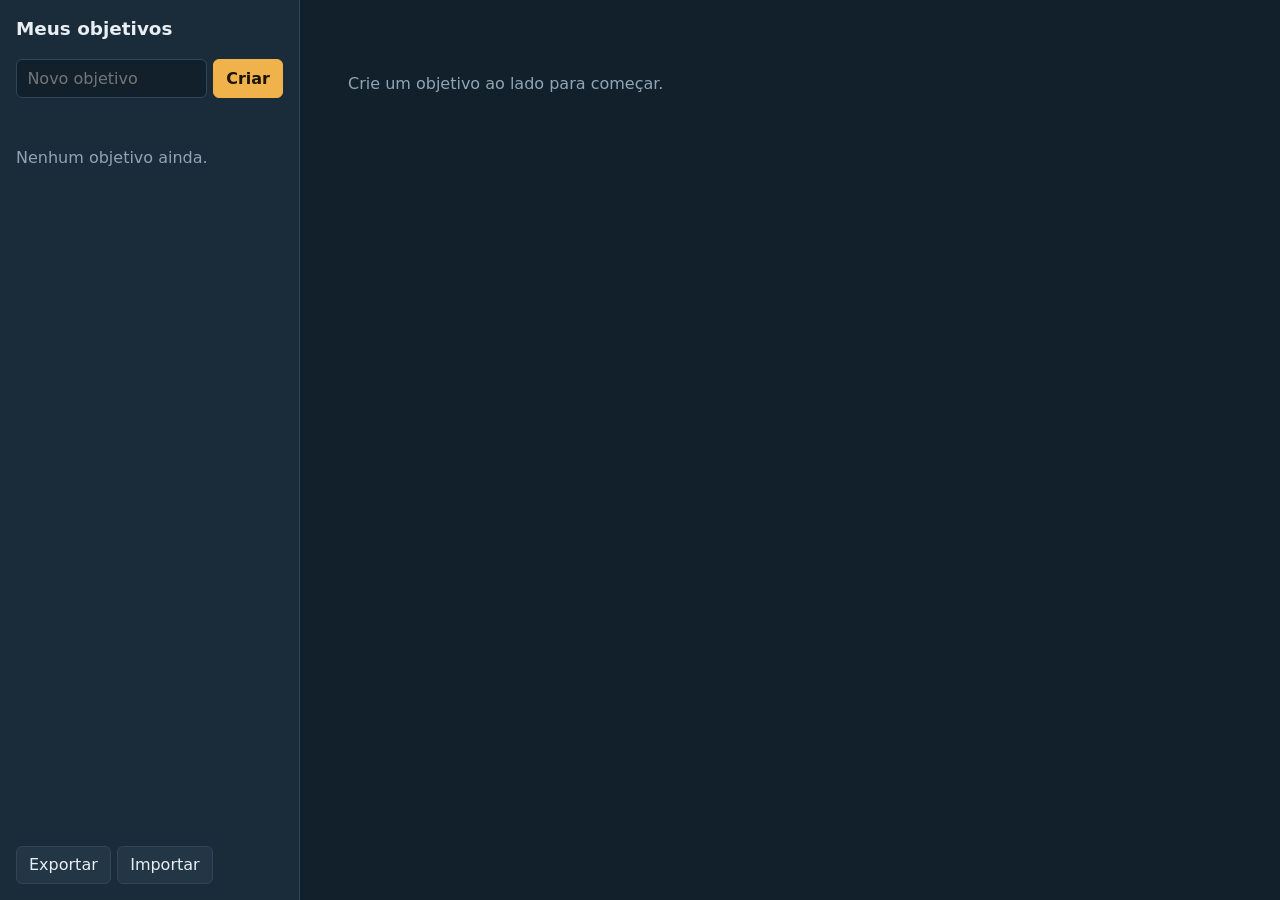
<file: objetivos/index.html>
<!DOCTYPE html>
<html lang="pt-BR">
<head>
<meta charset="UTF-8">
<meta name="viewport" content="width=device-width, initial-scale=1">
<title>Objetivos</title>
<style>
:root{
  --bg:#12202b; --panel:#1a2c3a; --panel2:#223646; --line:#2f4659;
  --text:#e8eef3; --muted:#8fa5b5; --accent:#f0b24a; --done:#6cc08b; --danger:#e07a6b;
  color-scheme:dark;
}
*{box-sizing:border-box}
html,body{margin:0;height:100%}
body{background:var(--bg);color:var(--text);font:16px/1.45 system-ui,-apple-system,"Segoe UI",Roboto,sans-serif}
button,input{font:inherit;color:inherit}
button{cursor:pointer;background:var(--panel2);border:1px solid var(--line);border-radius:6px;padding:.4rem .75rem}
button:hover{border-color:var(--muted)}
button.primary{background:var(--accent);color:#1b1405;border-color:var(--accent);font-weight:600}
button.ghost{background:none;border-color:transparent;color:var(--muted);padding:.25rem .5rem}
button.ghost:hover{color:var(--text)}
button.danger:hover{color:var(--danger)}
input[type=text]{background:var(--bg);border:1px solid var(--line);border-radius:6px;padding:.45rem .65rem;width:100%}
:focus-visible{outline:2px solid var(--accent);outline-offset:2px}
.app{display:grid;grid-template-columns:300px 1fr;min-height:100%}
aside{background:var(--panel);border-right:1px solid var(--line);padding:1rem;display:flex;flex-direction:column;gap:1rem}
aside h1{font-size:1.15rem;margin:0}
.add{display:flex;gap:.4rem}
.add button{flex:none}
.goals{list-style:none;margin:0;padding:0;display:flex;flex-direction:column;gap:.35rem;flex:1;overflow:auto}
.goal{width:100%;text-align:left;display:block;padding:.55rem .7rem;background:none;border:1px solid transparent}
.goal:hover{background:var(--panel2)}
.goal.active{background:var(--panel2);border-color:var(--line);border-left:3px solid var(--accent)}
.goal small{display:block;color:var(--muted)}
.bar{height:5px;background:var(--bg);border-radius:3px;overflow:hidden;margin-top:.35rem}
.bar i{display:block;height:100%;background:var(--accent);transition:width .25s}
.bar.full i{background:var(--done)}
.tools{display:flex;gap:.4rem;flex-wrap:wrap}
main{padding:1.5rem clamp(1rem,4vw,3rem);max-width:820px;width:100%}
.head{display:flex;align-items:center;gap:.5rem;flex-wrap:wrap}
.head h2{margin:0;font-size:1.6rem;flex:1;min-width:10rem}
.sum{color:var(--muted);margin:.3rem 0 .6rem}
.newsec{margin:1.2rem 0}
.sec{background:var(--panel);border:1px solid var(--line);border-radius:8px;margin-bottom:.9rem}
.sec-h{display:flex;align-items:center;gap:.4rem;padding:.55rem .7rem}
.sec-h .toggle{flex:1;text-align:left;background:none;border:0;font-weight:600;padding:.2rem}
.sec-h .count{color:var(--muted);font-size:.9rem}
.sec.complete .count{color:var(--done)}
.items{list-style:none;margin:0;padding:0 .7rem .5rem}
.item{display:flex;align-items:center;gap:.6rem;padding:.35rem 0;border-top:1px solid var(--line)}
.item label{flex:1;display:flex;align-items:center;gap:.65rem;cursor:pointer;min-width:0;overflow-wrap:anywhere}
.item input[type=checkbox]{width:1.15rem;height:1.15rem;accent-color:var(--done);flex:none}
.item.done span{color:var(--muted);text-decoration:line-through}
.item .x{opacity:.5}
.item:hover .x,.item .x:focus-visible{opacity:1}
.sec .add{padding:.2rem .7rem .7rem}
.sec-h{cursor:grab}
.goals li{cursor:grab}
.dragging{opacity:.4}
.over-before{box-shadow:0 -3px 0 var(--accent)}
.over-after{box-shadow:0 3px 0 var(--accent)}
.over-into{outline:2px dashed var(--accent);outline-offset:-2px}
.empty{color:var(--muted);padding:2rem 0}
.hidden{display:none}
@media (max-width:760px){
  .app{grid-template-columns:1fr}
  aside{border-right:0;border-bottom:1px solid var(--line)}
  .goals{max-height:30vh}
}
@media (prefers-reduced-motion:reduce){.bar i{transition:none}}
</style>
</head>
<body>
<div class="app">
  <aside>
    <h1>Meus objetivos</h1>
    <form class="add" id="f-goal">
      <input type="text" id="n-goal" placeholder="Novo objetivo" aria-label="Nome do novo objetivo" autocomplete="off">
      <button class="primary" type="submit">Criar</button>
    </form>
    <ul class="goals" id="goals"></ul>
    <div class="tools">
      <button id="exp">Exportar</button>
      <button id="imp">Importar</button>
      <input type="file" id="file" accept="application/json" class="hidden">
    </div>
  </aside>
  <main id="main"></main>
</div>

<script>
const KEY = 'objetivos.v1';
let state = load();

function load(){
  try{
    const s = JSON.parse(localStorage.getItem(KEY));
    if (s && Array.isArray(s.goals)) return s;
  }catch(e){}
  return {goals:[], current:null};
}
function save(){
  try{ localStorage.setItem(KEY, JSON.stringify(state)); }catch(e){ console.warn('Não foi possível salvar', e); }
}
const uid = () => Date.now().toString(36) + Math.random().toString(36).slice(2,7);
const esc = s => String(s).replace(/[&<>"']/g, c => ({'&':'&amp;','<':'&lt;','>':'&gt;','"':'&quot;',"'":'&#39;'}[c]));
const cur = () => state.goals.find(g => g.id === state.current);
const stats = items => ({done: items.filter(i => i.done).length, total: items.length});
const goalStats = g => stats(g.sections.flatMap(s => s.items));
const pct = ({done,total}) => total ? Math.round(done/total*100) : 0;

function render(){
  // lista lateral
  const list = document.getElementById('goals');
  list.innerHTML = state.goals.length ? state.goals.map(g => {
    const st = goalStats(g), p = pct(st);
    return `<li draggable="true" data-dg="${g.id}"><button class="goal ${g.id===state.current?'active':''}" data-a="open" data-g="${g.id}">
      ${esc(g.name)}<small>${st.done}/${st.total} concluídos</small>
      <div class="bar ${p===100&&st.total?'full':''}"><i style="width:${p}%"></i></div></button></li>`;
  }).join('') : '<li class="empty">Nenhum objetivo ainda.</li>';

  // painel principal
  const main = document.getElementById('main');
  const g = cur();
  if (!g){
    main.innerHTML = '<p class="empty">Crie um objetivo ao lado para começar.</p>';
    return;
  }
  const st = goalStats(g), p = pct(st);
  main.innerHTML = `
    <div class="head">
      <h2>${esc(g.name)}</h2>
      <button class="ghost" data-a="ren-goal">Renomear</button>
      <button class="ghost" data-a="reset-goal">Desmarcar tudo</button>
      <button class="ghost danger" data-a="del-goal">Excluir</button>
    </div>
    <p class="sum">${st.done} de ${st.total} concluídos (${p}%)</p>
    <div class="bar ${p===100&&st.total?'full':''}"><i style="width:${p}%"></i></div>
    <form class="add newsec" data-f="sec">
      <input type="text" placeholder="Nova seção" aria-label="Nome da nova seção" autocomplete="off">
      <button class="primary" type="submit">Adicionar seção</button>
    </form>
    ${g.sections.length ? g.sections.map(secHTML).join('') : '<p class="empty">Adicione uma seção para organizar as tarefas deste objetivo.</p>'}`;
}

function secHTML(s){
  const st = stats(s.items);
  const complete = st.total && st.done === st.total;
  return `<section class="sec ${complete?'complete':''}" data-s="${s.id}">
    <div class="sec-h" draggable="true">
      <button class="toggle" data-a="toggle-sec" aria-expanded="${!s.collapsed}">${s.collapsed?'▸':'▾'} ${esc(s.name)}</button>
      <span class="count">${st.done}/${st.total}</span>
      <button class="ghost" data-a="ren-sec">Renomear</button>
      <button class="ghost danger" data-a="del-sec" aria-label="Excluir seção ${esc(s.name)}">Excluir</button>
    </div>
    <div class="${s.collapsed?'hidden':''}">
      <ul class="items">${s.items.map(i => `
        <li class="item ${i.done?'done':''}" data-i="${i.id}" draggable="true">
          <label><input type="checkbox" data-a="check" ${i.done?'checked':''}><span>${esc(i.text)}</span></label>
          <button class="ghost x" data-a="ren-item" aria-label="Editar item">Editar</button>
          <button class="ghost x danger" data-a="del-item" aria-label="Excluir item">✕</button>
        </li>`).join('')}</ul>
      <form class="add" data-f="item">
        <input type="text" placeholder="Novo item" aria-label="Novo item em ${esc(s.name)}" autocomplete="off">
        <button type="submit">Adicionar</button>
      </form>
    </div>
  </section>`;
}

// criar objetivo
document.getElementById('f-goal').addEventListener('submit', e => {
  e.preventDefault();
  const inp = document.getElementById('n-goal');
  const name = inp.value.trim();
  if (!name) return;
  const g = {id:uid(), name, sections:[]};
  state.goals.push(g); state.current = g.id;
  inp.value = ''; save(); render();
});

// seções e itens (formulários)
document.getElementById('main').addEventListener('submit', e => {
  const f = e.target.closest('form[data-f]');
  if (!f) return;
  e.preventDefault();
  const inp = f.querySelector('input'), text = inp.value.trim();
  const g = cur();
  if (!text || !g) return;
  if (f.dataset.f === 'sec'){
    g.sections.push({id:uid(), name:text, collapsed:false, items:[]});
  } else {
    const s = g.sections.find(x => x.id === f.closest('.sec').dataset.s);
    s.items.push({id:uid(), text, done:false});
  }
  const secId = f.closest('.sec')?.dataset.s;
  save(); render();
  // mantém o foco no campo para adicionar vários itens em sequência
  const next = secId ? document.querySelector(`.sec[data-s="${secId}"] form input`) : document.querySelector('form[data-f="sec"] input');
  if (next) next.focus();
});

// ações (cliques e checkboxes)
function onAction(e){
  const el = e.target.closest('[data-a]');
  if (!el) return;
  const a = el.dataset.a, g = cur();
  const secEl = el.closest('.sec'), itemEl = el.closest('.item');
  const sec = g && secEl ? g.sections.find(s => s.id === secEl.dataset.s) : null;
  const item = sec && itemEl ? sec.items.find(i => i.id === itemEl.dataset.i) : null;

  if (a === 'open'){ state.current = el.dataset.g; }
  else if (a === 'check'){ if (e.type !== 'change') return; item.done = el.checked; }
  else if (e.type === 'change') return;
  else if (a === 'toggle-sec'){ sec.collapsed = !sec.collapsed; }
  else if (a === 'ren-goal'){ const n = prompt('Novo nome do objetivo:', g.name); if (!n || !n.trim()) return; g.name = n.trim(); }
  else if (a === 'ren-sec'){ const n = prompt('Novo nome da seção:', sec.name); if (!n || !n.trim()) return; sec.name = n.trim(); }
  else if (a === 'ren-item'){ const n = prompt('Editar item:', item.text); if (!n || !n.trim()) return; item.text = n.trim(); }
  else if (a === 'del-item'){ sec.items = sec.items.filter(i => i !== item); }
  else if (a === 'del-sec'){
    if (sec.items.length && !confirm(`Excluir a seção "${sec.name}" e seus ${sec.items.length} itens?`)) return;
    g.sections = g.sections.filter(s => s !== sec);
  }
  else if (a === 'reset-goal'){
    if (!confirm('Desmarcar todos os itens deste objetivo?')) return;
    g.sections.forEach(s => s.items.forEach(i => i.done = false));
  }
  else if (a === 'del-goal'){
    if (!confirm(`Excluir o objetivo "${g.name}" e tudo dentro dele?`)) return;
    state.goals = state.goals.filter(x => x !== g);
    state.current = state.goals[0]?.id ?? null;
  }
  save(); render();
}
document.addEventListener('click', onAction);
document.addEventListener('change', onAction);

// exportar / importar
document.getElementById('exp').addEventListener('click', () => {
  const blob = new Blob([JSON.stringify(state, null, 2)], {type:'application/json'});
  const a = document.createElement('a');
  a.href = URL.createObjectURL(blob);
  a.download = 'objetivos-backup.json';
  a.click();
  URL.revokeObjectURL(a.href);
});
document.getElementById('imp').addEventListener('click', () => document.getElementById('file').click());
document.getElementById('file').addEventListener('change', e => {
  const f = e.target.files[0];
  if (!f) return;
  const r = new FileReader();
  r.onload = () => {
    try{
      const s = JSON.parse(r.result);
      if (!Array.isArray(s.goals)) throw new Error();
      if (!confirm('Importar vai substituir os objetivos atuais. Continuar?')) return;
      state = s; save(); render();
    }catch(err){ alert('Arquivo inválido. Use um backup exportado por esta ferramenta.'); }
  };
  r.readAsText(f);
  e.target.value = '';
});

// arrastar e soltar
// objetivos: reordenam na lateral | seções: reordenam, ou soltas num objetivo da lateral vão para ele
// tarefas: reordenam, trocam de seção, ou passam o mouse sobre um objetivo da lateral para abri-lo e soltar em uma seção dele
let drag = null, hoverTimer = null, hoverGoal = null;

function clearMarks(){
  document.querySelectorAll('.over-before,.over-after,.over-into').forEach(n => n.classList.remove('over-before','over-after','over-into'));
}
function stopHover(){ clearTimeout(hoverTimer); hoverTimer = null; hoverGoal = null; }
function endDrag(){
  clearMarks(); stopHover();
  document.querySelectorAll('.dragging').forEach(n => n.classList.remove('dragging'));
  drag = null;
}

document.addEventListener('dragstart', e => {
  const el = e.target.closest ? e.target : null;
  if (!el) return;
  const goal = state.goals.find(g => g.id === state.current);
  let item;
  if ((item = el.closest('.item'))){
    drag = {type:'item', g:state.current, s:item.closest('.sec').dataset.s, i:item.dataset.i, node:item};
  } else if (el.closest('.sec-h')){
    const sec = el.closest('.sec');
    drag = {type:'sec', g:state.current, s:sec.dataset.s, node:sec};
    e.dataTransfer.setDragImage(sec, 20, 20);
  } else if (el.closest('li[data-dg]')){
    const li = el.closest('li[data-dg]');
    drag = {type:'goal', g:li.dataset.dg, node:li};
  } else return;
  e.dataTransfer.effectAllowed = 'move';
  e.dataTransfer.setData('text/plain', drag.type);
  const n = drag.node;
  setTimeout(() => n.classList.add('dragging'), 0);
});

function resolve(e){
  const el = e.target.closest ? e.target : e.target.parentElement;
  if (!el) return null;
  const gl = el.closest('li[data-dg]'), it = el.closest('.item'), sc = el.closest('.sec');
  const pos = n => { const r = n.getBoundingClientRect(); return e.clientY < r.top + r.height/2 ? 'before' : 'after'; };
  if (drag.type === 'goal'){
    return gl && gl.dataset.dg !== drag.g ? {goal:gl.dataset.dg, pos:pos(gl), node:gl} : null;
  }
  if (drag.type === 'sec'){
    if (gl) return gl.dataset.dg !== drag.g ? {goal:gl.dataset.dg, pos:'into', node:gl} : null;
    if (sc && sc.dataset.s !== drag.s) return {sec:sc.dataset.s, pos:pos(sc), node:sc};
    return null;
  }
  if (gl) return {hover:gl.dataset.dg};
  if (it && it.dataset.i !== drag.i) return {sec:sc.dataset.s, item:it.dataset.i, pos:pos(it), node:it};
  if (sc) return {sec:sc.dataset.s, pos:'into', node:sc};
  return null;
}

document.addEventListener('dragover', e => {
  if (!drag) return;
  const r = resolve(e);
  clearMarks();
  if (r && r.hover){
    // tarefa sobre um objetivo da lateral: abre depois de um instante
    if (r.hover !== state.current && hoverGoal !== r.hover){
      stopHover(); hoverGoal = r.hover;
      hoverTimer = setTimeout(() => { state.current = r.hover; save(); render(); stopHover(); }, 600);
    }
    return;
  }
  stopHover();
  if (!r) return;
  e.preventDefault();
  e.dataTransfer.dropEffect = 'move';
  r.node.classList.add(r.pos === 'before' ? 'over-before' : r.pos === 'after' ? 'over-after' : 'over-into');
});

document.addEventListener('drop', e => {
  if (!drag) return;
  const r = resolve(e);
  if (!r || r.hover){ endDrag(); return; }
  e.preventDefault();
  const sg = state.goals.find(g => g.id === drag.g);
  const place = (arr, refIdx) => refIdx < 0 ? arr.length : refIdx + (r.pos === 'after' ? 1 : 0);

  if (drag.type === 'goal'){
    const [m] = state.goals.splice(state.goals.findIndex(g => g.id === drag.g), 1);
    state.goals.splice(place(state.goals, state.goals.findIndex(g => g.id === r.goal)), 0, m);
  } else if (drag.type === 'sec'){
    const [m] = sg.sections.splice(sg.sections.findIndex(s => s.id === drag.s), 1);
    if (r.goal){
      state.goals.find(g => g.id === r.goal).sections.push(m);
    } else {
      const tg = cur();
      tg.sections.splice(place(tg.sections, tg.sections.findIndex(s => s.id === r.sec)), 0, m);
    }
  } else {
    const ss = sg.sections.find(s => s.id === drag.s);
    const [m] = ss.items.splice(ss.items.findIndex(i => i.id === drag.i), 1);
    const ts = cur().sections.find(s => s.id === r.sec);
    ts.items.splice(r.item ? place(ts.items, ts.items.findIndex(i => i.id === r.item)) : ts.items.length, 0, m);
    ts.collapsed = false;
  }
  endDrag(); save(); render();
});

document.addEventListener('dragend', endDrag);

if (!cur()) state.current = state.goals[0]?.id ?? null;
render();
</script>
</body>
</html>
</file>
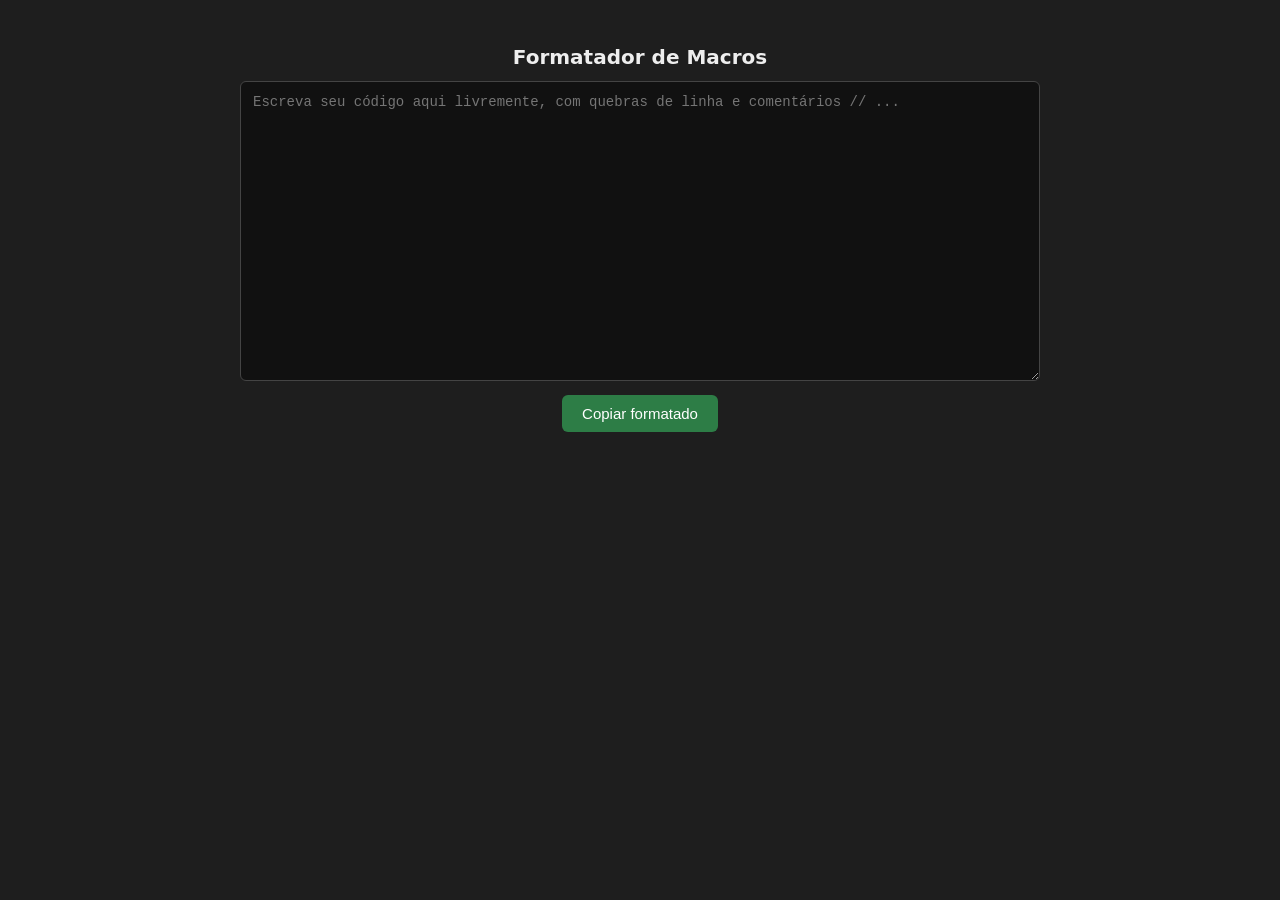
<file: xmouse-formatter/index.html>
<!DOCTYPE html>
<html lang="pt-br">
<head>
<meta charset="UTF-8">
<title>Formatador de Macros</title>
<style>
  body {
    font-family: system-ui, sans-serif;
    background: #1e1e1e;
    color: #eee;
    display: flex;
    flex-direction: column;
    align-items: center;
    padding: 24px;
  }
  h1 { font-size: 20px; margin-bottom: 12px; }
  textarea {
    width: 100%;
    max-width: 800px;
    height: 300px;
    background: #111;
    color: #0f0;
    font-family: "Courier New", monospace;
    font-size: 14px;
    padding: 12px;
    border: 1px solid #444;
    border-radius: 6px;
    resize: vertical;
    box-sizing: border-box;
  }
  button {
    margin-top: 14px;
    padding: 10px 20px;
    font-size: 15px;
    background: #2d7d46;
    color: white;
    border: none;
    border-radius: 6px;
    cursor: pointer;
  }
  button:hover { background: #35a355; }
  #status {
    margin-top: 8px;
    font-size: 13px;
    color: #9be79b;
    min-height: 18px;
  }
</style>
</head>
<body>

<h1>Formatador de Macros</h1>
<textarea id="input" placeholder="Escreva seu código aqui livremente, com quebras de linha e comentários // ..."></textarea>
<button id="copyBtn">Copiar formatado</button>
<div id="status"></div>

<script>
document.getElementById('copyBtn').addEventListener('click', function() {
  const raw = document.getElementById('input').value;

  const linhas = raw.split('\n').map(function(linha) {
    const idx = linha.indexOf('//');
    if (idx !== -1) {
      linha = linha.substring(0, idx);
    }
    return linha.trim();
  }).filter(function(linha) {
    return linha.length > 0;
  });

  const resultado = linhas.join('');

  navigator.clipboard.writeText(resultado).then(function() {
    const status = document.getElementById('status');
    status.textContent = 'Copiado para a área de transferência!';
    setTimeout(function() { status.textContent = ''; }, 2500);
  }).catch(function(err) {
    document.getElementById('status').textContent = 'Erro ao copiar: ' + err;
  });
});
</script>

</body>
</html>
</file>
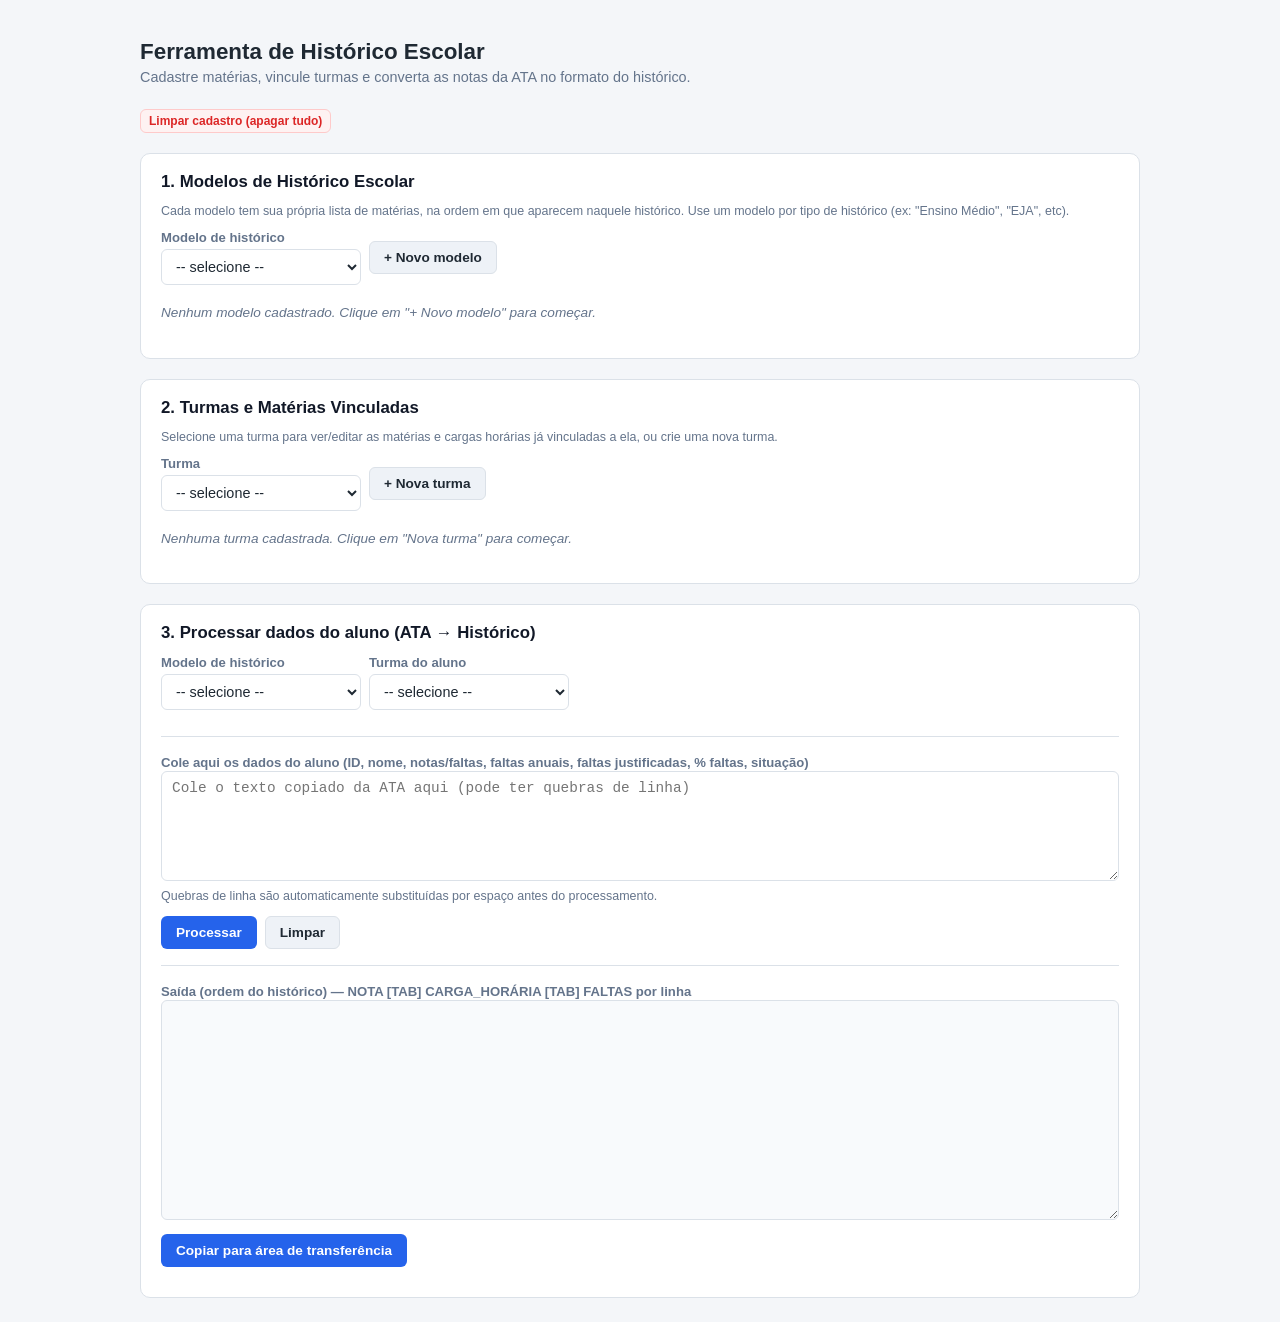
<file: escola-irma-dulce/ata-historico/index.html>
<!DOCTYPE html>
<html lang="pt-BR">
<head>
<meta charset="UTF-8">
<meta name="viewport" content="width=device-width, initial-scale=1.0">
<title>Ferramenta de Histórico Escolar</title>
<style>
  :root{
    --bg:#f4f6f9; --card:#ffffff; --border:#dbe1e8; --text:#1f2933;
    --muted:#64748b; --primary:#2563eb; --primary-dark:#1d4ed8;
    --danger:#dc2626; --danger-dark:#b91c1c; --ok:#16a34a;
  }
  *{box-sizing:border-box;}
  body{
    font-family: -apple-system, "Segoe UI", Roboto, Helvetica, Arial, sans-serif;
    background:var(--bg); color:var(--text); margin:0; padding:24px;
  }
  h1{font-size:1.4rem; margin-bottom:4px;}
  h2{font-size:1.05rem; margin:0 0 12px 0; color:#111827;}
  .subtitle{color:var(--muted); margin-top:0; margin-bottom:24px; font-size:.9rem;}
  .container{max-width:1000px; margin:0 auto; display:flex; flex-direction:column; gap:20px;}
  .card{
    background:var(--card); border:1px solid var(--border); border-radius:10px;
    padding:18px 20px;
  }
  .row{display:flex; gap:8px; flex-wrap:wrap; align-items:center;}
  input[type=text], input[type=number], select, textarea{
    font-family:inherit; font-size:.9rem; padding:8px 10px; border:1px solid var(--border);
    border-radius:6px; background:#fff; color:var(--text);
  }
  input[type=text]:focus, select:focus, textarea:focus{outline:2px solid #93c5fd; border-color:var(--primary);}
  button{
    font-family:inherit; font-size:.85rem; padding:8px 14px; border-radius:6px; border:1px solid transparent;
    cursor:pointer; font-weight:600;
  }
  .btn-primary{background:var(--primary); color:#fff;}
  .btn-primary:hover{background:var(--primary-dark);}
  .btn-secondary{background:#eef2f7; color:var(--text); border:1px solid var(--border);}
  .btn-secondary:hover{background:#e2e8f0;}
  .btn-danger{background:#fef2f2; color:var(--danger); border:1px solid #fecaca;}
  .btn-danger:hover{background:var(--danger); color:#fff;}
  .btn-sm{padding:4px 8px; font-size:.75rem;}
  ul.list{list-style:none; margin:0; padding:0; display:flex; flex-direction:column; gap:6px;}
  ul.list li{
    display:flex; align-items:center; justify-content:space-between; gap:8px;
    background:#f8fafc; border:1px solid var(--border); border-radius:6px; padding:7px 10px;
  }
  .list-idx{color:var(--muted); font-size:.75rem; width:20px;}
  .materia-name{flex:1; font-size:.88rem;}
  .actions{display:flex; gap:4px;}
  .materia-row{
    display:grid; grid-template-columns:1fr 140px auto; gap:8px; align-items:center;
    background:#f8fafc; border:1px solid var(--border); border-radius:6px; padding:8px 10px;
    margin-bottom:6px;
  }
  .materia-row select, .materia-row input{width:100%;}
  textarea{width:100%; resize:vertical; font-family: ui-monospace, monospace;}
  #rawInput{min-height:110px;}
  #outputText{min-height:220px; background:#f8fafc;}
  .helper{color:var(--muted); font-size:.78rem; margin-top:4px;}
  .divider{height:1px; background:var(--border); margin:16px 0;}
  .empty{color:var(--muted); font-size:.85rem; font-style:italic; padding:6px 0;}
  .badge{
    display:inline-block; background:#eef2ff; color:#4338ca; font-size:.72rem; font-weight:700;
    padding:2px 8px; border-radius:999px; margin-left:6px;
  }
  .toast{
    position:fixed; bottom:20px; right:20px; background:#1f2933; color:#fff; padding:10px 16px;
    border-radius:8px; font-size:.85rem; opacity:0; transform:translateY(10px);
    transition:all .25s ease; pointer-events:none;
  }
  .toast.show{opacity:1; transform:translateY(0);}
  .ref-list{display:flex; flex-wrap:wrap; gap:6px; margin-top:8px;}
  .ref-chip{background:#eef2f7; border:1px solid var(--border); border-radius:999px; padding:3px 10px; font-size:.75rem;}
  label{font-size:.82rem; color:var(--muted); font-weight:600;}
  .field-group{display:flex; flex-direction:column; gap:4px;}
</style>
</head>
<body>

<div class="container">
  <div>
    <h1>Ferramenta de Histórico Escolar</h1>
    <p class="subtitle">Cadastre matérias, vincule turmas e converta as notas da ATA no formato do histórico.</p>
    <button class="btn-danger btn-sm" onclick="limparTudo()">Limpar cadastro (apagar tudo)</button>
  </div>

  <!-- SEÇÃO 1: MATÉRIAS DO HISTÓRICO -->
  <div class="card">
    <h2>1. Modelos de Histórico Escolar</h2>
    <p class="helper">Cada modelo tem sua própria lista de matérias, na ordem em que aparecem naquele histórico. Use um modelo por tipo de histórico (ex: "Ensino Médio", "EJA", etc).</p>
    <div class="row" style="margin:10px 0;">
      <div class="field-group">
        <label>Modelo de histórico</label>
        <select id="selectModelo" onchange="onSelectModelo()" style="min-width:200px;"></select>
      </div>
      <button class="btn-secondary" onclick="novoModelo()">+ Novo modelo</button>
      <button class="btn-danger" id="btnRemoverModelo" onclick="removerModelo()">Remover modelo</button>
    </div>
    <p class="empty" id="modeloVazio">Nenhum modelo cadastrado. Clique em "+ Novo modelo" para começar.</p>

    <div id="modeloEditorWrap" style="display:none;">
      <div class="divider"></div>
      <div class="row" style="margin:10px 0;">
        <input type="text" id="novaMateriaHistorico" placeholder="Nome da matéria (ex: Educação Física)" style="flex:1; min-width:220px;">
        <button class="btn-primary" onclick="addMateriaHistorico()">Adicionar</button>
      </div>
      <ul class="list" id="listaHistorico"></ul>
      <p class="empty" id="historicoVazio" style="display:none;">Nenhuma matéria cadastrada neste modelo ainda.</p>
    </div>
  </div>

  <!-- SEÇÃO 2: TURMAS -->
  <div class="card">
    <h2>2. Turmas e Matérias Vinculadas</h2>
    <p class="helper">Selecione uma turma para ver/editar as matérias e cargas horárias já vinculadas a ela, ou crie uma nova turma.</p>
    <div class="row" style="margin:10px 0;">
      <div class="field-group">
        <label>Turma</label>
        <select id="selectTurma" onchange="onSelectTurma()" style="min-width:200px;"></select>
      </div>
      <button class="btn-secondary" onclick="novaTurma()">+ Nova turma</button>
      <button class="btn-danger" id="btnRemoverTurma" onclick="removerTurma()">Remover turma</button>
    </div>

    <div id="turmaEditorWrap" style="display:none;">
      <div class="divider"></div>
      <div id="turmaMateriasEditor"></div>
      <div class="row" style="margin-top:8px;">
        <button class="btn-secondary" onclick="addLinhaMateriaTurma()">+ Adicionar matéria à turma</button>
        <button class="btn-primary" onclick="salvarTurma()">Salvar turma</button>
      </div>
    </div>
    <p class="empty" id="turmaVazio">Nenhuma turma cadastrada. Clique em "Nova turma" para começar.</p>
  </div>

  <!-- SEÇÃO 3: PROCESSAR ALUNO -->
  <div class="card">
    <h2>3. Processar dados do aluno (ATA → Histórico)</h2>
    <div class="row" style="margin-bottom:10px;">
      <div class="field-group">
        <label>Modelo de histórico</label>
        <select id="selectModeloProcesso" onchange="onSelectModeloProcesso()" style="min-width:200px;"></select>
      </div>
      <div class="field-group">
        <label>Turma do aluno</label>
        <select id="selectTurmaProcesso" onchange="onSelectTurmaProcesso()" style="min-width:200px;"></select>
      </div>
    </div>
    <div id="refMateriasTurma" class="ref-list"></div>

    <div class="divider"></div>

    <label for="rawInput">Cole aqui os dados do aluno (ID, nome, notas/faltas, faltas anuais, faltas justificadas, % faltas, situação)</label>
    <textarea id="rawInput" placeholder="Cole o texto copiado da ATA aqui (pode ter quebras de linha)"></textarea>
    <p class="helper">Quebras de linha são automaticamente substituídas por espaço antes do processamento.</p>

    <div class="row" style="margin-top:10px;">
      <button class="btn-primary" onclick="processarAluno()" id="btnProcessar" disabled>Processar</button>
      <button class="btn-secondary" onclick="limparProcesso()">Limpar</button>
    </div>

    <div class="divider"></div>

    <label for="outputText">Saída (ordem do histórico) — NOTA [TAB] CARGA_HORÁRIA [TAB] FALTAS por linha</label>
    <textarea id="outputText" readonly></textarea>
    <div class="row" style="margin-top:10px;">
      <button class="btn-primary" onclick="copiarOutput()">Copiar para área de transferência</button>
    </div>
    <p class="helper" id="alunoInfo"></p>
  </div>
</div>

<div class="toast" id="toast"></div>

<script>
/* ---------------------- ARMAZENAMENTO ---------------------- */
const LS_MODELOS = 'histescolar_modelos_historico';
const LS_TURMAS = 'histescolar_turmas';

function loadModelos(){
  try{ return JSON.parse(localStorage.getItem(LS_MODELOS)) || {}; }catch(e){ return {}; }
}
function saveModelos(obj){
  localStorage.setItem(LS_MODELOS, JSON.stringify(obj));
}
function loadTurmas(){
  try{ return JSON.parse(localStorage.getItem(LS_TURMAS)) || {}; }catch(e){ return {}; }
}
function saveTurmas(obj){
  localStorage.setItem(LS_TURMAS, JSON.stringify(obj));
}

let modelos = loadModelos();          // { nomeModelo: [materia, materia, ...] }
let modeloAtual = null;               // modelo selecionado na seção 1
let turmas = loadTurmas();
let turmaAtualEdicao = null;     // turma selecionada na seção 2 (rascunho em edição)
let turmaAtualEdicaoRows = [];   // linhas em edição (não salvas ainda)

/* ---------------------- TOAST ---------------------- */
function toast(msg){
  const t = document.getElementById('toast');
  t.textContent = msg;
  t.classList.add('show');
  clearTimeout(t._timer);
  t._timer = setTimeout(()=> t.classList.remove('show'), 2000);
}

/* ---------------------- SEÇÃO 1: MODELOS DE HISTÓRICO ---------------------- */
function renderSelectModelo(){
  const sel = document.getElementById('selectModelo');
  const nomes = Object.keys(modelos).sort();
  sel.innerHTML = '<option value="">-- selecione --</option>' +
    nomes.map(n => `<option value="${escapeHtml(n)}">${escapeHtml(n)}</option>`).join('');
  document.getElementById('modeloVazio').style.display = nomes.length ? 'none' : 'block';
  document.getElementById('btnRemoverModelo').style.display = nomes.length ? 'inline-block' : 'none';
}
function novoModelo(){
  const nome = prompt('Nome do novo modelo de histórico (ex: "Ensino Médio", "EJA"):');
  if(!nome) return;
  const nomeTrim = nome.trim();
  if(!nomeTrim) return;
  if(modelos[nomeTrim]){ toast('Esse modelo já existe.'); return; }
  modelos[nomeTrim] = [];
  saveModelos(modelos);
  renderSelectModelo();
  document.getElementById('selectModelo').value = nomeTrim;
  onSelectModelo();
}
function removerModelo(){
  const sel = document.getElementById('selectModelo');
  const nome = sel.value;
  if(!nome) return;
  if(!confirm(`Remover o modelo "${nome}" e todas as suas matérias?`)) return;
  delete modelos[nome];
  saveModelos(modelos);
  modeloAtual = null;
  renderSelectModelo();
  document.getElementById('modeloEditorWrap').style.display = 'none';
  renderSelectModeloProcesso();
}
function onSelectModelo(){
  const nome = document.getElementById('selectModelo').value;
  const wrap = document.getElementById('modeloEditorWrap');
  if(!nome){ wrap.style.display='none'; modeloAtual=null; return; }
  modeloAtual = nome;
  wrap.style.display = 'block';
  renderHistorico();
}
function renderHistorico(){
  const ul = document.getElementById('listaHistorico');
  const empty = document.getElementById('historicoVazio');
  const lista = modeloAtual ? (modelos[modeloAtual] || []) : [];
  ul.innerHTML = '';
  empty.style.display = lista.length ? 'none' : 'block';
  lista.forEach((materia, i)=>{
    const li = document.createElement('li');
    li.innerHTML = `
      <span class="list-idx">${i+1}.</span>
      <span class="materia-name">${escapeHtml(materia)}</span>
      <span class="actions">
        <button class="btn-secondary btn-sm" ${i===0?'disabled':''} onclick="moveHistorico(${i},-1)">↑</button>
        <button class="btn-secondary btn-sm" ${i===lista.length-1?'disabled':''} onclick="moveHistorico(${i},1)">↓</button>
        <button class="btn-danger btn-sm" onclick="removeHistorico(${i})">Remover</button>
      </span>`;
    ul.appendChild(li);
  });
  renderProcessTurmaMateriasRef();
}
function addMateriaHistorico(){
  if(!modeloAtual){ toast('Selecione ou crie um modelo primeiro.'); return; }
  const input = document.getElementById('novaMateriaHistorico');
  const val = input.value.trim();
  if(!val){ toast('Digite um nome de matéria.'); return; }
  modelos[modeloAtual].push(val);
  saveModelos(modelos);
  input.value = '';
  renderHistorico();
}
function moveHistorico(i, dir){
  const lista = modelos[modeloAtual];
  const j = i + dir;
  if(j < 0 || j >= lista.length) return;
  [lista[i], lista[j]] = [lista[j], lista[i]];
  saveModelos(modelos);
  renderHistorico();
}
function removeHistorico(i){
  const lista = modelos[modeloAtual];
  if(!confirm(`Remover "${lista[i]}" do modelo "${modeloAtual}"?`)) return;
  lista.splice(i,1);
  saveModelos(modelos);
  renderHistorico();
}
function todasAsMaterias(){
  // união (sem duplicar) de todas as matérias cadastradas em todos os modelos, para sugestão na seção de turmas
  const set = new Set();
  Object.values(modelos).forEach(lista => lista.forEach(m => set.add(m)));
  return Array.from(set).sort();
}
function escapeHtml(s){
  return String(s).replace(/[&<>"']/g, c => ({'&':'&amp;','<':'&lt;','>':'&gt;','"':'&quot;',"'":'&#39;'}[c]));
}

/* ---------------------- SEÇÃO 2: TURMAS ---------------------- */
function renderSelectTurma(){
  const sel = document.getElementById('selectTurma');
  const nomes = Object.keys(turmas).sort();
  sel.innerHTML = '<option value="">-- selecione --</option>' +
    nomes.map(n => `<option value="${escapeHtml(n)}">${escapeHtml(n)}</option>`).join('');
  document.getElementById('turmaVazio').style.display = nomes.length ? 'none' : 'block';
  document.getElementById('btnRemoverTurma').style.display = nomes.length ? 'inline-block' : 'none';
}
function novaTurma(){
  const nome = prompt('Nome da nova turma:');
  if(!nome) return;
  const nomeTrim = nome.trim();
  if(!nomeTrim) return;
  if(turmas[nomeTrim]){ toast('Essa turma já existe.'); return; }
  turmas[nomeTrim] = [];
  saveTurmas(turmas);
  renderSelectTurma();
  document.getElementById('selectTurma').value = nomeTrim;
  onSelectTurma();
  renderSelectTurmaProcesso();
}
function removerTurma(){
  const sel = document.getElementById('selectTurma');
  const nome = sel.value;
  if(!nome) return;
  if(!confirm(`Remover a turma "${nome}" e suas matérias vinculadas?`)) return;
  delete turmas[nome];
  saveTurmas(turmas);
  turmaAtualEdicao = null;
  renderSelectTurma();
  document.getElementById('turmaEditorWrap').style.display = 'none';
  renderSelectTurmaProcesso();
}
function onSelectTurma(){
  const nome = document.getElementById('selectTurma').value;
  const wrap = document.getElementById('turmaEditorWrap');
  if(!nome){ wrap.style.display='none'; turmaAtualEdicao=null; return; }
  turmaAtualEdicao = nome;
  // clona os dados salvos para edição
  turmaAtualEdicaoRows = (turmas[nome] || []).map(r => ({...r}));
  wrap.style.display = 'block';
  renderTurmaMateriasEditor();
}
function renderTurmaMateriasEditor(){
  const wrap = document.getElementById('turmaMateriasEditor');
  wrap.innerHTML = '';
  if(turmaAtualEdicaoRows.length === 0){
    wrap.innerHTML = '<p class="empty">Nenhuma matéria vinculada ainda. Clique em "+ Adicionar matéria à turma".</p>';
    return;
  }
  turmaAtualEdicaoRows.forEach((row, i)=>{
    const div = document.createElement('div');
    div.className = 'materia-row';
    const opcoesHistorico = todasAsMaterias().map(m =>
      `<option value="${escapeHtml(m)}" ${row.materia===m?'selected':''}>${escapeHtml(m)}</option>`
    ).join('');
    // permite matéria fora dos modelos cadastrados, mantendo valor customizado
    const custom = todasAsMaterias().includes(row.materia) ? '' :
      `<option value="${escapeHtml(row.materia||'')}" selected>${escapeHtml(row.materia||'(nova matéria)')}</option>`;
    div.innerHTML = `
      <select onchange="updateTurmaRow(${i}, 'materia', this.value)">
        <option value="">-- selecione a matéria --</option>
        ${custom}
        ${opcoesHistorico}
      </select>
      <input type="text" placeholder="Carga horária"
        value="${row.cargaHoraria ?? ''}"
        oninput="updateTurmaRow(${i}, 'cargaHoraria', this.value)">
      <button class="btn-danger btn-sm" onclick="removeTurmaRow(${i})">Remover</button>
    `;
    wrap.appendChild(div);
  });
}
function addLinhaMateriaTurma(){
  turmaAtualEdicaoRows.push({materia:'', cargaHoraria:''});
  renderTurmaMateriasEditor();
}
function updateTurmaRow(i, field, value){
  turmaAtualEdicaoRows[i][field] = field === 'cargaHoraria' ? value : value;
}
function removeTurmaRow(i){
  turmaAtualEdicaoRows.splice(i,1);
  renderTurmaMateriasEditor();
}
function salvarTurma(){
  if(!turmaAtualEdicao) return;
  // valida linhas
  const invalida = turmaAtualEdicaoRows.some(r => !r.materia);
  if(invalida){ toast('Selecione a matéria em todas as linhas antes de salvar.'); return; }
  turmas[turmaAtualEdicao] = turmaAtualEdicaoRows.map(r => ({
    materia: r.materia,
    cargaHoraria: r.cargaHoraria ?? ''
  }));
  saveTurmas(turmas);
  toast('Turma salva.');
  renderSelectTurmaProcesso();
}

/* ---------------------- SEÇÃO 3: PROCESSAR ALUNO ---------------------- */
function renderSelectModeloProcesso(){
  const sel = document.getElementById('selectModeloProcesso');
  const atual = sel.value;
  const nomes = Object.keys(modelos).sort();
  sel.innerHTML = '<option value="">-- selecione --</option>' +
    nomes.map(n => `<option value="${escapeHtml(n)}">${escapeHtml(n)}</option>`).join('');
  if(nomes.includes(atual)) sel.value = atual;
  onSelectModeloProcesso();
}
function onSelectModeloProcesso(){
  const nome = document.getElementById('selectModeloProcesso').value;
  document.getElementById('btnProcessar').disabled = !nome || !document.getElementById('selectTurmaProcesso').value;
}
function renderSelectTurmaProcesso(){
  const sel = document.getElementById('selectTurmaProcesso');
  const atual = sel.value;
  const nomes = Object.keys(turmas).sort();
  sel.innerHTML = '<option value="">-- selecione --</option>' +
    nomes.map(n => `<option value="${escapeHtml(n)}">${escapeHtml(n)}</option>`).join('');
  if(nomes.includes(atual)) sel.value = atual;
  onSelectTurmaProcesso();
}
function onSelectTurmaProcesso(){
  renderProcessTurmaMateriasRef();
  const nomeTurma = document.getElementById('selectTurmaProcesso').value;
  const nomeModelo = document.getElementById('selectModeloProcesso').value;
  document.getElementById('btnProcessar').disabled = !nomeTurma || !nomeModelo;
}
function renderProcessTurmaMateriasRef(){
  const nome = document.getElementById('selectTurmaProcesso') ? document.getElementById('selectTurmaProcesso').value : '';
  const wrap = document.getElementById('refMateriasTurma');
  if(!wrap) return;
  if(!nome){ wrap.innerHTML=''; return; }
  const rows = turmas[nome] || [];
  if(rows.length === 0){
    wrap.innerHTML = '<span class="empty">Esta turma ainda não tem matérias vinculadas.</span>';
    return;
  }
  wrap.innerHTML = rows.map((r,i) =>
    `<span class="ref-chip">${i+1}. ${escapeHtml(r.materia)} <span class="badge">${r.cargaHoraria || 0}h</span></span>`
  ).join('');
}

/* ---------- PARSING DO INPUT DA ATA ---------- */
function isNumericToken(tok){
  // aceita inteiros e decimais com vírgula ou ponto, com ou sem "%"
  return /^\d+([.,]\d+)?%?$/.test(tok);
}

function parseAlunoInput(rawText, materiasTurma){
  let texto = rawText.replace(/\r?\n/g, ' ').replace(/\s+/g, ' ').trim();
  if(!texto) throw new Error('Cole os dados do aluno antes de processar.');

  // 1. remover a situação (palavra(s) de texto no final) e o sinal de %
  let situacao = '';
  const situacaoMatch = texto.match(/\s([A-Za-zÀ-ÿ]+(?:\s[A-Za-zÀ-ÿ]+)*)\s*$/);
  if(situacaoMatch){
    situacao = situacaoMatch[1];
    texto = texto.slice(0, situacaoMatch.index).trim();
  }
  texto = texto.replace(/%/g, '');

  const tokens = texto.split(' ').filter(t => t.length);
  if(tokens.length < 2) throw new Error('Não foi possível interpretar o texto colado.');

  let cursor = 0;
  const id = tokens[cursor++];

  // 2. nome: consome tokens compostos só por letras (com acentos) até achar a última letra do nome,
  // ou seja, até achar o primeiro token numérico
  const nameParts = [];
  while(cursor < tokens.length && !isNumericToken(tokens[cursor])){
    nameParts.push(tokens[cursor]);
    cursor++;
  }
  if(nameParts.length === 0) throw new Error('Não foi possível identificar o nome do aluno.');
  const nome = nameParts.join(' ');

  // 3. array com o que restou depois do nome (notas, faltas, faltas gerais)
  const resto = tokens.slice(cursor);

  // 4. remove as 3 últimas posições, referentes às faltas gerais
  if(resto.length < 3) throw new Error('Dados insuficientes no texto colado (faltas anuais / justificadas / percentual).');
  const faltasGerais = resto.slice(resto.length - 3);
  const pares = resto.slice(0, resto.length - 3);

  const faltasAnuais = faltasGerais[0] || '';
  const faltasJustificadas = faltasGerais[1] || '';
  const porcentagemFaltas = faltasGerais[2] || '';

  // posições pares (0,2,4...) = notas | posições ímpares (1,3,5...) = faltas de cada matéria, na ordem da turma
  const esperado = materiasTurma.length * 2;
  let aviso = '';
  if(pares.length !== esperado){
    aviso = ` (atenção: esperava ${esperado} valores de notas/faltas para ${materiasTurma.length} matéria(s), mas encontrei ${pares.length})`;
  }

  const dadosPorMateria = {};
  materiasTurma.forEach((m, idx) => {
    const nota = pares[idx * 2] !== undefined ? pares[idx * 2] : '';
    const faltas = pares[idx * 2 + 1] !== undefined ? pares[idx * 2 + 1] : '';
    dadosPorMateria[normalizeName(m.materia)] = { nota, faltas };
  });

  return { id, nome, dadosPorMateria, faltasAnuais, faltasJustificadas, porcentagemFaltas, situacao, aviso };
}
function normalizeName(s){
  return String(s).trim().toLowerCase();
}

function processarAluno(){
  const nomeTurma = document.getElementById('selectTurmaProcesso').value;
  const nomeModelo = document.getElementById('selectModeloProcesso').value;
  if(!nomeModelo){ toast('Selecione o modelo de histórico.'); return; }
  if(!nomeTurma){ toast('Selecione a turma do aluno.'); return; }
  const materiasTurma = turmas[nomeTurma] || [];
  if(materiasTurma.length === 0){ toast('Essa turma não tem matérias vinculadas.'); return; }
  const materiasModelo = modelos[nomeModelo] || [];
  if(materiasModelo.length === 0){ toast('Esse modelo de histórico não tem matérias cadastradas (seção 1).'); return; }

  const raw = document.getElementById('rawInput').value;
  let dados;
  try{
    dados = parseAlunoInput(raw, materiasTurma);
  }catch(err){
    toast(err.message);
    return;
  }

  // mapa matéria(normalizada) -> cargaHoraria da turma
  const cargaPorMateria = {};
  materiasTurma.forEach(r => { cargaPorMateria[normalizeName(r.materia)] = r.cargaHoraria; });

  const linhas = materiasModelo.map(materiaHist => {
    const key = normalizeName(materiaHist);
    const info = dados.dadosPorMateria[key];
    if(!info){
      return '\t\t'; // matéria do modelo ausente na turma: linha em branco
    }
    const carga = cargaPorMateria[key];
    return `${info.nota}\t${carga !== undefined && carga !== '' ? carga : ''}\t${info.faltas}`;
  });

  document.getElementById('outputText').value = linhas.join('\n');
  document.getElementById('alunoInfo').textContent =
    `ID: ${dados.id} | Nome: ${dados.nome} | Faltas anuais: ${dados.faltasAnuais} | ` +
    `Faltas justificadas: ${dados.faltasJustificadas} | % faltas: ${dados.porcentagemFaltas} | Situação: ${dados.situacao}${dados.aviso || ''}`;
}

function limparProcesso(){
  document.getElementById('rawInput').value = '';
  document.getElementById('outputText').value = '';
  document.getElementById('alunoInfo').textContent = '';
}
function copiarOutput(){
  const ta = document.getElementById('outputText');
  if(!ta.value){ toast('Nada para copiar ainda.'); return; }
  ta.select();
  ta.setSelectionRange(0, 99999);
  navigator.clipboard.writeText(ta.value).then(()=>{
    toast('Copiado! Agora é só colar na planilha.');
  }).catch(()=>{
    document.execCommand('copy');
    toast('Copiado!');
  });
}

/* ---------------------- LIMPAR TUDO ---------------------- */
function limparTudo(){
  if(!confirm('Isso vai apagar TODOS os modelos de histórico e TODAS as turmas cadastradas (armazenamento local deste navegador). Deseja continuar?')) return;
  localStorage.removeItem(LS_MODELOS);
  localStorage.removeItem(LS_TURMAS);
  modelos = {};
  modeloAtual = null;
  turmas = {};
  turmaAtualEdicao = null;
  turmaAtualEdicaoRows = [];
  renderSelectModelo();
  document.getElementById('modeloEditorWrap').style.display = 'none';
  renderSelectTurma();
  document.getElementById('turmaEditorWrap').style.display = 'none';
  renderSelectModeloProcesso();
  renderSelectTurmaProcesso();
  limparProcesso();
  toast('Cadastro apagado. Pronto para começar de novo.');
}

/* ---------------------- INIT ---------------------- */
renderSelectModelo();
renderSelectTurma();
renderSelectModeloProcesso();
renderSelectTurmaProcesso();
</script>
</body>
</html>
</file>
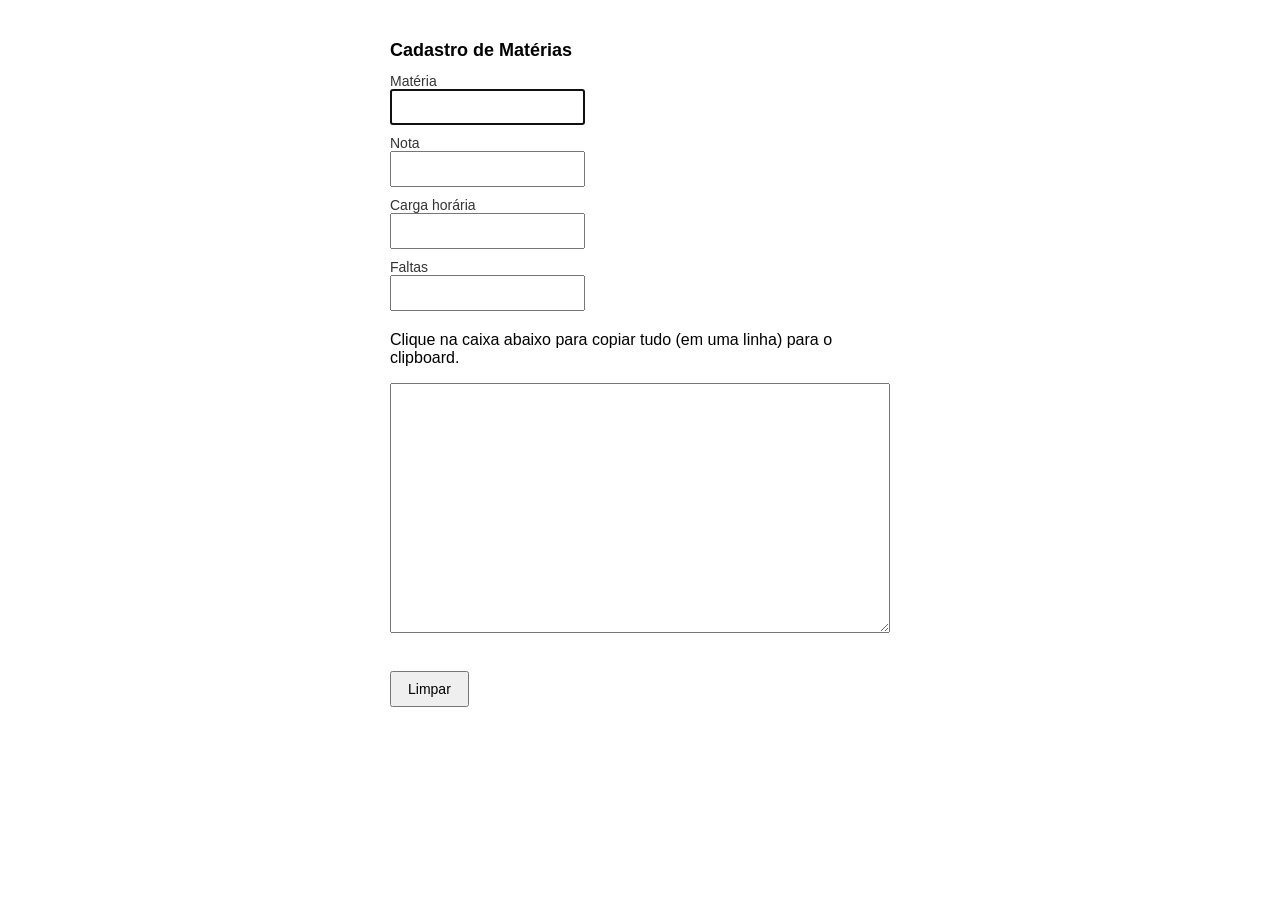
<file: escola-irma-dulce/materias-eja/index.html>
<!DOCTYPE html>
<html lang="pt-br">
<head>
<meta charset="UTF-8">
<title>Cadastro de Matérias</title>
<style>
  body { font-family: Arial, sans-serif; max-width: 500px; margin: 40px auto; padding: 0 20px; }
  h1 { font-size: 18px; }
  form { display: flex; flex-direction: column; gap: 10px; margin-bottom: 20px; }
  label { font-size: 14px; color: #333; }
  input[type="text"] { padding: 8px; font-size: 14px; }
  textarea { width: 100%; height: 250px; padding: 8px; font-size: 13px; box-sizing: border-box; }
  button { padding: 8px 16px; font-size: 14px; cursor: pointer; align-self: flex-start; }
  #status { font-size: 12px; color: green; height: 16px; }
</style>
</head>
<body>

<h1>Cadastro de Matérias</h1>

<form id="form">
  <label>Matéria<br><input type="text" id="materia" autocomplete="off"></label>
  <label>Nota<br><input type="text" id="nota" autocomplete="off"></label>
  <label>Carga horária<br><input type="text" id="carga" autocomplete="off"></label>
  <label>Faltas<br><input type="text" id="faltas" autocomplete="off"></label>
</form>

<p>Clique na caixa abaixo para copiar tudo (em uma linha) para o clipboard.</p>
<textarea id="saida" readonly></textarea>
<div id="status"></div>
<br>
<button id="limpar">Limpar</button>

<script>
  const materia = document.getElementById('materia');
  const nota = document.getElementById('nota');
  const carga = document.getElementById('carga');
  const faltas = document.getElementById('faltas');
  const saida = document.getElementById('saida');
  const status = document.getElementById('status');
  const form = document.getElementById('form');

  function capitalizar(texto) {
    return texto
      .toLowerCase()
      .split(' ')
      .map(palavra => palavra.charAt(0).toUpperCase() + palavra.slice(1))
      .join(' ');
  }

  form.addEventListener('keydown', function(e) {
    if (e.key === 'Enter') {
      e.preventDefault();
      const nomeMateria = capitalizar(materia.value);
      const linha = `${nomeMateria} - nota: ${nota.value}, carga horária: ${carga.value}, faltas: ${faltas.value};`;
      saida.value += (saida.value ? '\n' : '') + linha;

      materia.value = '';
      nota.value = '';
      carga.value = '';
      faltas.value = '';
      materia.focus();
    }
  });

  saida.addEventListener('click', function() {
    const texto = saida.value.replace(/\n/g, ' ');
    navigator.clipboard.writeText(texto).then(function() {
      status.textContent = 'Copiado para o clipboard!';
      setTimeout(() => status.textContent = '', 1500);
    });
  });

  document.getElementById('limpar').addEventListener('click', function() {
    saida.value = '';
    materia.focus();
  });

  materia.focus();
</script>

</body>
</html>
</file>
<file: financas-nubank/style.css>
:root{--fundo:#eceff4;--papel:#fff;--tinta:#1b2030;--suave:#626a7c;--linha:#d9dde5;--acento:#3f4fc4;--perigo:#b3342b;--credito:#1f7a4d}
*{box-sizing:border-box}
body{margin:0;background:var(--fundo);color:var(--tinta);font:15px/1.45 system-ui,"Segoe UI",Roboto,sans-serif;font-variant-numeric:tabular-nums}
[hidden]{display:none!important}
:focus-visible{outline:2px solid var(--acento);outline-offset:2px}

.topo{display:flex;flex-wrap:wrap;gap:12px 24px;align-items:center;justify-content:space-between;padding:20px 28px}
h1{margin:0;font-size:1.45rem;letter-spacing:-.02em}
h2{margin:0 0 4px;font-size:1rem}
.acoes{display:flex;flex-wrap:wrap;gap:8px}
.btn{font:inherit;padding:8px 14px;border:1px solid var(--linha);background:var(--papel);color:inherit;border-radius:6px;cursor:pointer}
.btn:hover{border-color:var(--tinta)}
.btn.primario{background:var(--acento);border-color:var(--acento);color:#fff}
.btn.perigo{color:var(--perigo)}
.btn.perigo:hover{border-color:var(--perigo)}

main{display:grid;grid-template-columns:minmax(0,1fr) 360px;gap:20px;padding:0 28px 32px;align-items:start}
.lista,.graficos,.painel{background:var(--papel);border:1px solid var(--linha);border-radius:8px}

.filtros{display:flex;flex-wrap:wrap;gap:10px;align-items:center;padding:14px 16px;border-bottom:1px solid var(--linha)}
.filtros input,.filtros select{font:inherit;padding:7px 10px;border:1px solid var(--linha);border-radius:6px;background:var(--papel);color:inherit}
#contagem{margin-left:auto;color:var(--suave)}

.tabela-wrap{overflow-x:auto}
table{width:100%;border-collapse:collapse;min-width:680px}
th{text-align:left;font-weight:600;color:var(--suave);padding:10px 10px;border-bottom:1px solid var(--linha)}
th.dir{text-align:right}
th{padding:4px 4px}
.ord{font:inherit;font-weight:600;color:inherit;background:none;border:0;border-radius:5px;padding:6px 8px;cursor:pointer}
.ord:hover{color:var(--tinta);background:var(--fundo)}
th[aria-sort] .ord{color:var(--tinta)}
th[aria-sort="ascending"] .ord::after{content:" ▲";font-size:.7em}
th[aria-sort="descending"] .ord::after{content:" ▼";font-size:.7em}
td{padding:2px 4px;border-bottom:1px solid var(--fundo)}
td:nth-child(1){width:150px}
td:nth-child(3){width:180px}
td:nth-child(4){width:130px}
td:nth-child(5){width:44px;text-align:center}
td input,td select{width:100%;font:inherit;color:inherit;padding:7px 8px;border:1px solid transparent;border-radius:5px;background:transparent}
td input:hover,td select:hover{border-color:var(--linha)}
td input:focus,td select:focus{border-color:var(--acento);background:var(--papel)}
td select{border-left:4px solid var(--c,#999);border-radius:2px 5px 5px 2px}
td input.valor{text-align:right}
tr.credito input.valor{color:var(--credito)}
.icone{border:0;background:none;font-size:1.2rem;line-height:1;color:var(--suave);cursor:pointer;padding:4px 8px;border-radius:4px}
.icone:hover{color:var(--perigo)}
.vazio{margin:0;padding:32px 16px;text-align:center;color:var(--suave)}

.graficos{position:sticky;top:16px;padding:18px;max-height:calc(100vh - 32px);overflow-y:auto}
.rosca{position:relative;width:210px;aspect-ratio:1;margin:18px auto;border-radius:50%;background:var(--linha)}
.rosca::after{content:"";position:absolute;inset:27%;border-radius:50%;background:var(--papel)}
.centro{position:absolute;inset:27%;z-index:1;display:flex;flex-direction:column;align-items:center;justify-content:center;text-align:center}
.centro span{font-size:1.05rem;font-weight:700;letter-spacing:-.01em}
.centro small{color:var(--suave)}
.legenda{list-style:none;margin:0;padding:0}
.item{display:grid;grid-template-columns:10px 1fr auto;gap:3px 10px;align-items:center;width:100%;padding:8px 6px;border:0;border-radius:6px;background:none;font:inherit;color:inherit;text-align:left;cursor:pointer}
.item:hover,.item[aria-pressed="true"]{background:var(--fundo)}
.ponto{width:10px;height:10px;border-radius:50%}
.pct{color:var(--suave)}
.barra{grid-column:2/4;height:4px;border-radius:2px;background:var(--fundo)}
.barra i{display:block;height:100%;border-radius:2px}
.nota{margin:12px 0 0;font-size:.85rem;color:var(--suave)}
.regras-box{margin-top:14px;padding-top:12px;border-top:1px solid var(--linha)}
.regras-box summary{cursor:pointer;font-weight:600}
.regras{list-style:none;margin:8px 0 0;padding:0}
.regras li{display:flex;align-items:center;gap:6px;padding:2px 0;border-top:2px solid transparent;border-bottom:2px solid transparent;font-size:.9rem}
.regras li.arrastando{opacity:.4}
.regras li.alvo-antes{border-top-color:var(--acento)}
.regras li.alvo-depois{border-bottom-color:var(--acento)}
.alca{flex:none;cursor:grab;color:var(--suave);user-select:none;padding:0 2px;letter-spacing:-2px}
.regras input,.regras select{min-width:0;font:inherit;color:inherit;padding:6px 8px;border:1px solid transparent;border-radius:5px;background:transparent}
.regras input{flex:1}
.regras select{width:118px;border-left:4px solid var(--c,#999);border-radius:2px 5px 5px 2px}
.regras input:hover,.regras select:hover{border-color:var(--linha)}
.regras input:focus,.regras select:focus{border-color:var(--acento);background:var(--papel)}
.regras .icone{flex:none}
.regras li.vazia{color:var(--suave)}

dialog{max-width:460px;padding:20px;border:1px solid var(--linha);border-radius:8px;background:var(--papel);color:var(--tinta)}
dialog::backdrop{background:rgba(27,32,48,.45)}
dialog h3{margin:0 0 8px}
dialog p{margin:0 0 16px;color:var(--suave)}
.dlg-acoes{display:flex;flex-wrap:wrap;justify-content:flex-end;gap:8px}

.abas{display:flex;gap:4px;padding:0 28px;margin-bottom:12px}
.aba{font:inherit;font-weight:600;padding:8px 16px;border:1px solid transparent;border-radius:6px;background:none;color:var(--suave);cursor:pointer}
.aba:hover{color:var(--tinta)}
.aba[aria-selected="true"]{background:var(--papel);border-color:var(--linha);color:var(--tinta)}

main.evolucao{display:block;padding:0 28px 32px}
.filtros label{display:flex;align-items:center;gap:6px;color:var(--suave)}
#ev-baixar{margin-left:auto}
.ev-conteudo{padding:16px}
.ev-resumo{margin:0 0 18px;color:var(--suave)}
.ev-resumo .delta{display:inline}
.ev-barras{display:flex;align-items:flex-end;gap:10px;margin-bottom:22px;overflow-x:auto}
.ev-col{flex:1;min-width:70px;max-width:120px;display:flex;flex-direction:column;align-items:center;gap:4px;font-size:.85rem}
.ev-val{font-weight:600}
.ev-bar{width:100%;border-radius:4px 4px 0 0;background:var(--acento)}
.ev-tabela{min-width:0;width:auto}
.ev-tabela th,.ev-tabela td{padding:8px 12px;text-align:right;white-space:nowrap;border-bottom:1px solid var(--fundo);vertical-align:top}
.ev-tabela thead th{color:var(--suave);font-weight:600}
.ev-tabela th:first-child{text-align:left;font-weight:400}
.ev-tabela .ponto{display:inline-block;margin-right:8px}
.ev-tabela tr.total th,.ev-tabela tr.total td{font-weight:700;border-top:2px solid var(--linha)}
.delta{display:block;font-size:.8rem;font-weight:400}
.sobe{color:var(--perigo)}
.desce{color:var(--credito)}
.igual{color:var(--suave)}

@media (max-width:960px){
  .abas{padding:0 16px}
  main.evolucao{padding:0 16px 24px}
  main{grid-template-columns:1fr;padding:0 16px 24px}
  .topo{padding:16px}
  .graficos{position:static;max-height:none}
}
</file>
